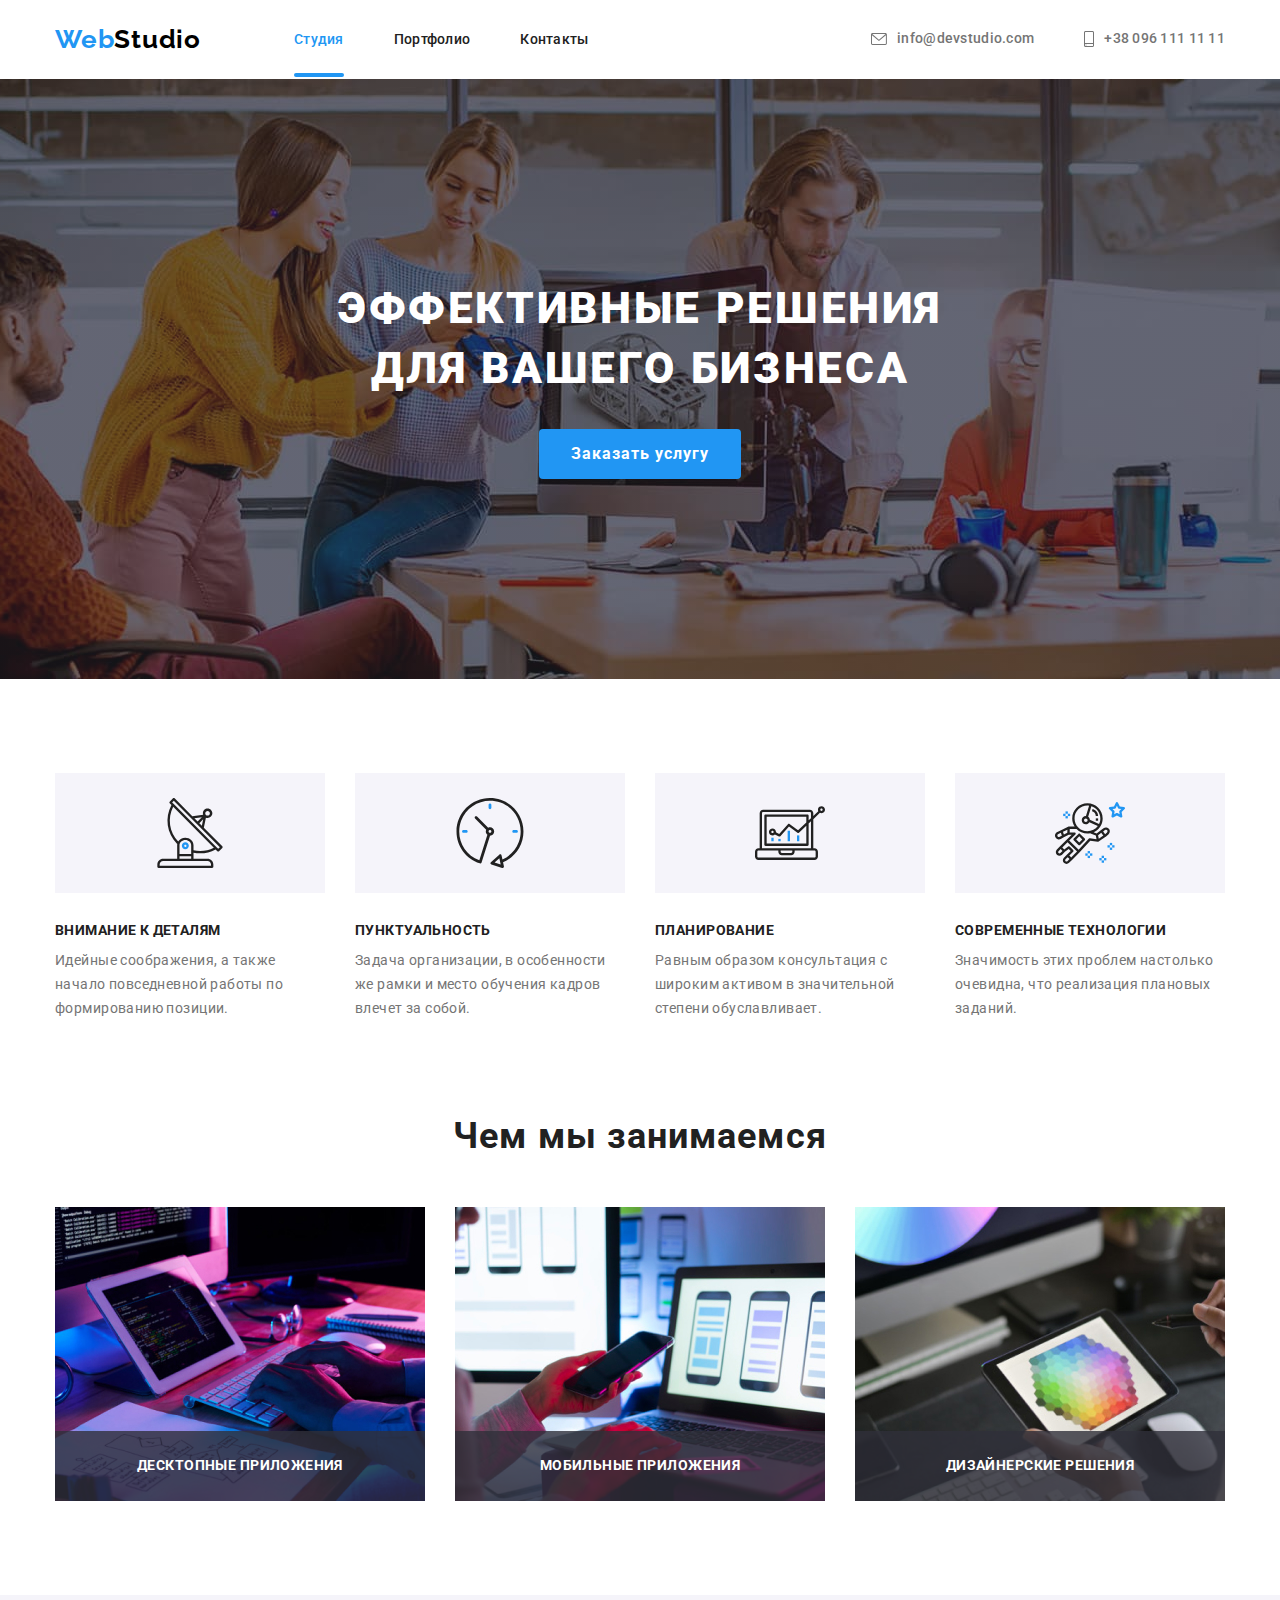
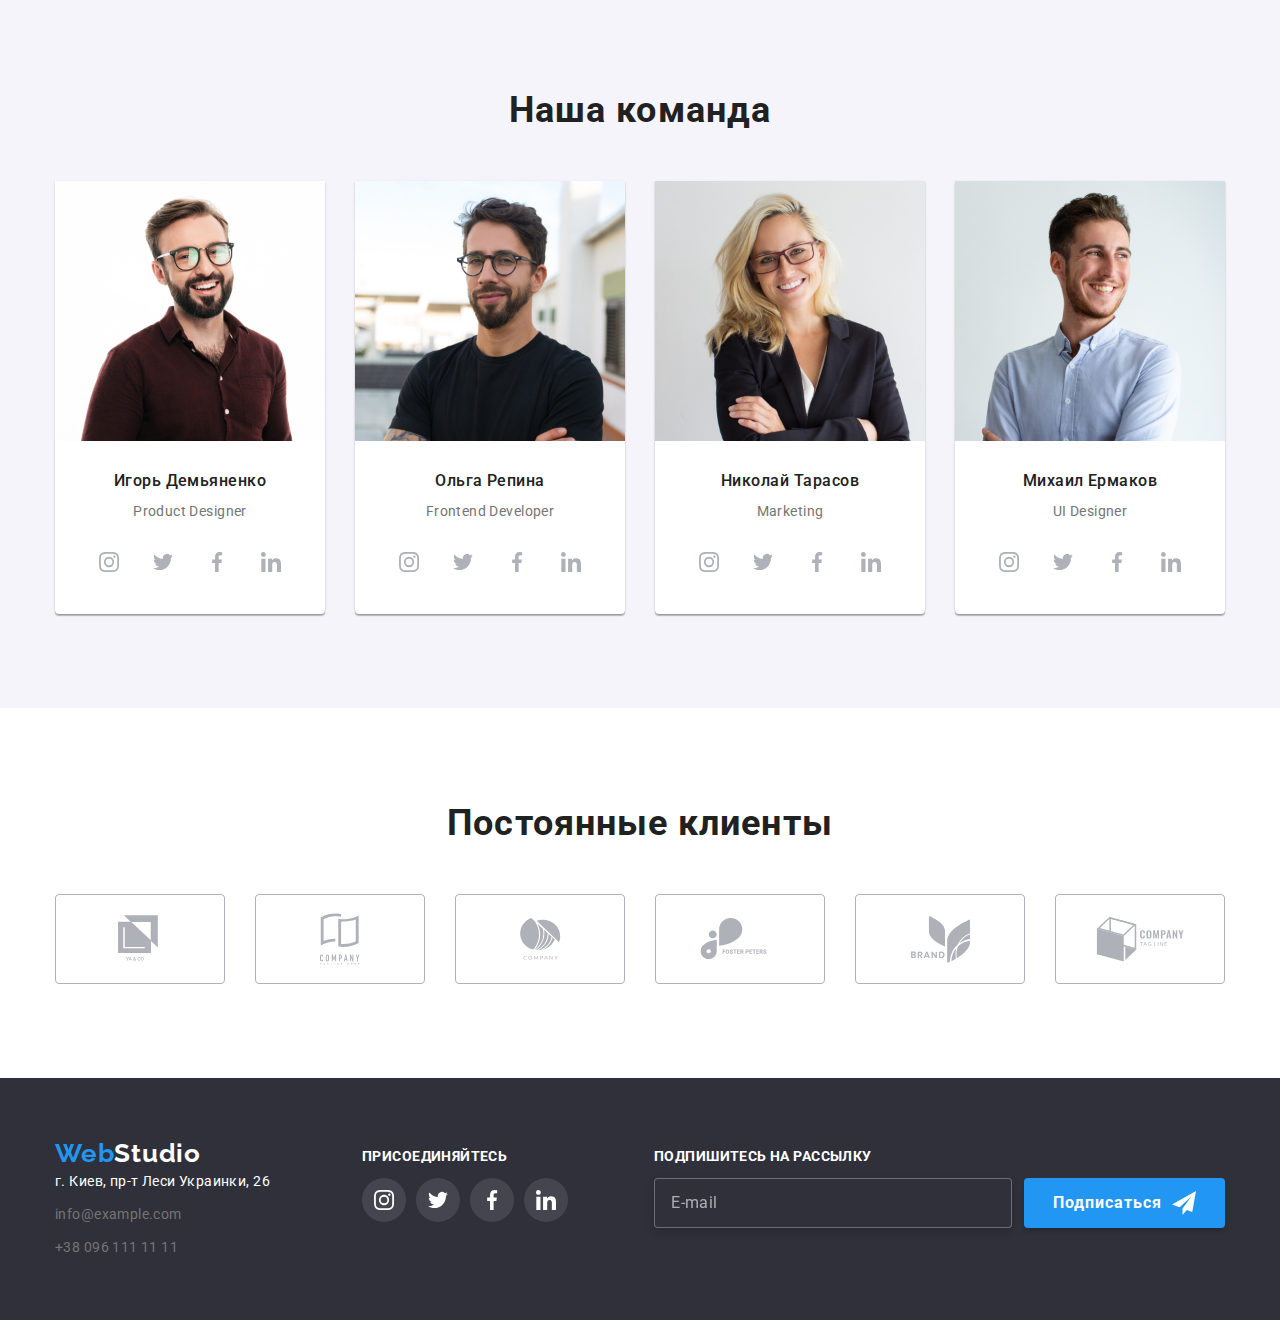
<file: index.html>
<!DOCTYPE html>
<html lang="ru">
  <head>
    <meta charset="UTF-8" />
    <meta name="viewport" content="width=device-width, initial-scale=1.0" />
    <title>WebStudio</title>
    <link href="https://fonts.googleapis.com/css2?family=Raleway:wght@700&family=Roboto:wght@400;500;700;900&display=swap"
      rel="stylesheet">
    <link rel="stylesheet" href="https://cdnjs.cloudflare.com/ajax/libs/modern-normalize/1.0.0/modern-normalize.min.css">
    <link rel="stylesheet" href="./css/styles.css">
  </head>
  <body>
    <header>
    <div class="container header-nav">  
      <nav>
        <a href="./index.html" class="logo link">Web<span class="logo-black">Studio</span></a>
        <!--Web site pages main navigation-->
        <ul class="list nav">
          
          <li class="item"><a href="./index.html" class="link current nav-item ">Студия</a></li>
          <li class="item"><a href="./portfolio.html" class="link nav-item">Портфолио</a></li>
          <li class="item"><a href="" class="link nav-item">Контакты</a></li>
        </ul>
      </nav>
      <!--Header contact info-->
      <ul class="list nav-contacts">
        <li class="item">
          <a href="mailto:info@devstudio.com" class="link nav-contacts-item">
          <svg class="icon-email">
            <use href="./images/symbol-defs-min.svg#icon-icon-email">
          </svg>
        <p>info@devstudio.com</p></a></li>
        <li class="item">
          <a href="tel:+380961111111" class="link nav-contacts-item">
            <svg class="icon-phone">
              <use href="./images/symbol-defs-min.svg#icon-icon-phone">
            </svg>
            <p>+38 096 111 11 11</p></a></li>
      </ul>
      </div>
    </header>
    <!--Page content-->
    <main>
      <!--Hero section-->
      <section class="hero">
        <div class="hero-title"><h1>Эффективные решения для вашего бизнеса</h1>
          </div>
        <button data-open-modal class="hero-button">Заказать услугу</button>
      </section>
      <!--Our advantages section-->
      <section class="features">
       <div class="container">
        <h2 class="visually-hidden">Наши преимущества</h2>
        <ul class="list features-list">
          <li class="item details">
            <h3 class="features-title">Внимание к деталям</h3>
            <p>
              Идейные соображения, а также начало повседневной работы по
              формированию позиции.
            </p>
          </li>
          <li class="item punctuality">
            <h3 class="features-title">Пунктуальность</h3>
            <p>
              Задача организации, в особенности же рамки и место обучения кадров
              влечет за собой.
            </p>
          </li>
          <li class="item planning">
            <h3 class="features-title">Планирование</h3>
            <p>
              Равным образом консультация с широким активом в значительной
              степени обуславливает.
            </p>
          </li>
          <li class="item tech">
            <h3 class="features-title">Современные технологии</h3>
            <p>
              Значимость этих проблем настолько очевидна, что реализация
              плановых заданий.
            </p>
          </li>
        </ul>
        </div>
      </section>
      <!--What we do section-->
      <section class="services">
        <div class="container">
        <h2 class="services-title">Чем мы занимаемся</h2>
        <ul class="list services-list">
          <li>
            <div class="service-item-box">
            <img src="./images/image1.jpg" width="370" alt="" />
            <div class="service-title">
              <p class="service-title-p">Десктопные приложения</p>
            </div>
            </div>
          </li>
          <li>
            <div class="service-item-box">
              <img src="./images/image2.jpg" width="370" alt="" />
              <div class="service-title">
                <p class="service-title-p">Мобильные приложения</p>
              </div>
            </div>
          </li>
          <li>
            <div class="service-item-box">
              <img src="./images/image3.jpg" width="370" alt="" />
              <div class="service-title">
                <p class="service-title-p">Дизайнерские решения</p>
              </div>
            </div>
          </li>
        </ul>
        </div>
      </section>
      <!--Our team section-->
      <section class="team">
        <div class="container">
        <h2 class="team-title">Наша команда</h2>
        <ul class="list team-list">
          <li class="team-member">
            <img class="team-member-image" src="./images/team-demianenko.jpg" width="270" alt="" />
            <h3 class="team-member-name">Игорь Демьяненко</h3>
            <p>Product Designer</p>
            <ul class="list team-member-icons">
              <li class="item"><a class="team-icons-link" href="" target="_blank" rel="noopener noreferer">
                <svg class="team-icon-svg">
                  <use href="./images/symbol-defs-min.svg#icon-icon-inst-min"></use>
                </svg>
              </a></li>
              <li class="item"><a class="team-icons-link" href="" target="_blank" rel="noopener noreferer">
                <svg class="team-icon-svg">
                  <use href="./images/symbol-defs-min.svg#icon-icon-tw-min"></use>
                </svg>
              </a></li>
              <li class="item"><a class="team-icons-link" href="" target="_blank" rel="noopener noreferer">
                <svg class="team-icon-svg">
                  <use href="./images/symbol-defs-min.svg#icon-icon-fb-min"></use>
                </svg>
              </a></li>
              <li class="item"><a class="team-icons-link" href="" target="_blank" rel="noopener noreferer">
                <svg class="team-icon-svg">
                  <use href="./images/symbol-defs-min.svg#icon-icon-lin-min"></use>
                </svg>
              </a></li>
            </ul>
          </li>
          <li class="team-member">
            <img class="team-member-image" src="./images/team-iermakov.jpg" width="270" alt="" />
            <h3 class="team-member-name">Ольга Репина</h3>
            <p>Frontend Developer</p>
            <ul class="list team-member-icons">
              <li class="item"><a class="team-icons-link" href="" target="_blank" rel="noopener noreferer">
                  <svg class="team-icon-svg">
                    <use href="./images/symbol-defs-min.svg#icon-icon-inst-min"></use>
                  </svg>
                </a></li>
              <li class="item"><a class="team-icons-link" href="" target="_blank" rel="noopener noreferer">
                  <svg class="team-icon-svg">
                    <use href="./images/symbol-defs-min.svg#icon-icon-tw-min"></use>
                  </svg>
                </a></li>
              <li class="item"><a class="team-icons-link" href="" target="_blank" rel="noopener noreferer">
                  <svg class="team-icon-svg">
                    <use href="./images/symbol-defs-min.svg#icon-icon-fb-min"></use>
                  </svg>
                </a></li>
              <li class="item"><a class="team-icons-link" href="" target="_blank" rel="noopener noreferer">
                  <svg class="team-icon-svg">
                    <use href="./images/symbol-defs-min.svg#icon-icon-lin-min"></use>
                  </svg>
                </a></li>
            </ul>
          </li>
          <li class="team-member"> 
            <img class="team-member-image" src="./images/team-repina.jpg" width="270" alt="" />
            <h3 class="team-member-name">Николай Тарасов</h3>
            <p>Marketing</p>
            <ul class="list team-member-icons">
              <li class="item"><a class="team-icons-link" href="" target="_blank" rel="noopener noreferer">
                  <svg class="team-icon-svg">
                    <use href="./images/symbol-defs-min.svg#icon-icon-inst-min"></use>
                  </svg>
                </a></li>
              <li class="item"><a class="team-icons-link" href="" target="_blank" rel="noopener noreferer">
                  <svg class="team-icon-svg">
                    <use href="./images/symbol-defs-min.svg#icon-icon-tw-min"></use>
                  </svg>
                </a></li>
              <li class="item"><a class="team-icons-link" href="" target="_blank" rel="noopener noreferer">
                  <svg class="team-icon-svg">
                    <use href="./images/symbol-defs-min.svg#icon-icon-fb-min"></use>
                  </svg>
                </a></li>
              <li class="item"><a class="team-icons-link" href="" target="_blank" rel="noopener noreferer">
                  <svg class="team-icon-svg">
                    <use href="./images/symbol-defs-min.svg#icon-icon-lin-min"></use>
                  </svg>
                </a></li>
            </ul>
          </li>
          <li class="team-member">
            <img class="team-member-image" src="./images/team-tarasov.jpg" width="270" alt="" />
            <h3 class="team-member-name">Михаил Ермаков</h3>
            <p>UI Designer</p>
            <ul class="list team-member-icons">
              <li class="item"><a class="team-icons-link" href="" target="_blank" rel="noopener noreferer">
                  <svg class="team-icon-svg">
                    <use href="./images/symbol-defs-min.svg#icon-icon-inst-min"></use>
                  </svg>
                </a></li>
              <li class="item"><a class="team-icons-link" href="" target="_blank" rel="noopener noreferer">
                  <svg class="team-icon-svg">
                    <use href="./images/symbol-defs-min.svg#icon-icon-tw-min"></use>
                  </svg>
                </a></li>
              <li class="item"><a class="team-icons-link" href="" target="_blank" rel="noopener noreferer">
                  <svg class="team-icon-svg">
                    <use href="./images/symbol-defs-min.svg#icon-icon-fb-min"></use>
                  </svg>
                </a></li>
              <li class="item"><a class="team-icons-link" href="" target="_blank" rel="noopener noreferer">
                  <svg class="team-icon-svg">
                    <use href="./images/symbol-defs-min.svg#icon-icon-lin-min"></use>
                  </svg>
                </a></li>
            </ul>
          </li>
        </ul>
        </div>
      </section>
      <section class="clients">
        <div class="container">
          <h2>Постоянные клиенты</h2>
          <ul class="list clients-list">
            <li class="clients-item">
              <a class="clients-item-link" href="" target="_blank" rel="noopener noreferer">
                <svg class="logo1">
                  <use href="./images/symbol-defs-min.svg#icon-logo1"></use>
                </svg>
              </a>
            </li>
            <li class="clients-item">
              <a class="clients-item-link" href="" target="_blank" rel="noopener noreferer">
                <svg class="logo2">
                  <use href="./images/symbol-defs-min.svg#icon-logo2"></use>
                </svg>
              </a>
            </li>
            <li class="clients-item">
              <a class="clients-item-link" href="" target="_blank" rel="noopener noreferer">
                <svg class="logo3">
                  <use href="./images/symbol-defs-min.svg#icon-logo3"></use>
                </svg>
              </a>
            </li>
            <li class="clients-item">
              <a class="clients-item-link" href="" target="_blank" rel="noopener noreferer">
                <svg class="logo4">
                  <use href="./images/symbol-defs-min.svg#icon-logo4"></use>
                </svg>
              </a>
            </li>
            <li class="clients-item">
              <a class="clients-item-link" href="" target="_blank" rel="noopener noreferer">
                <svg class="logo5">
                  <use href="./images/symbol-defs-min.svg#icon-logo5"></use>
                </svg>
              </a>
            </li>
            <li class="clients-item">
              <a class="clients-item-link" href="" target="_blank" rel="noopener noreferer">
                <svg class="logo6">
                  <use href="./images/symbol-defs-min.svg#icon-logo6"></use>
                </svg>
              </a>
            </li>
          </ul>
        </div>
      </section>
    </main>
    <div data-modal class="backdrop is-hidden">

      <!-- МОДАЛЬНОЕ ОКНО -->
<div class="modal">
  <button data-close-modal class="close-button">
   
    <svg class="close-icon"><use href="./images/symbol-defs.svg#close-icon"></svg>
      </button>
      <p class="form-copy">Оставьте свои данные, мы вам перезвоним</p>
      <form class="modal-form">

        <div class="form-field">
        <label for="name" class="form-label">Имя</label>
        <input type="text" class="form-input" name="name" id="name">
        <svg class="form-icon">
          <use href="./images/symbol-defs.svg#name-icon"></use>
        </svg>
        </div>

        <div class="form-field">
        <label for="tel" class="form-label">Телефон</label>
        <input type="tel" class="form-input" name="tel" id="tel">
        <svg class="form-icon">
          <use href="./images/symbol-defs.svg#phone-icon"></use>
        </svg>
        </div>

        <div class="form-field">
        <label for="email" class="form-label">Почта</label>
        <input type="email" class="form-input" name="email" id="email">
        <svg class="form-icon">
          <use href="./images/symbol-defs.svg#mail-icon"></use>
        </svg>
        </div>

        <div class="form-field">
        <label for="comment" class="form-label">Комментарий</label>
        <textarea name="comment" id="comment" rows="10" placeholder="Введите текст"></textarea>
        </div>

        <div class="form-accept">   
          <label class="label-checkbox" for="accept">
        <input type="checkbox" class="checkbox" name="accept"  id="accept">
<span class="checkbox-icon"></span>
      Соглашаюсь с рассылкой и принимаю&nbsp;<a class="link checkbox-a" href="" target="_blank" rel="noopener noreferer">Условия договора</a> 
      </label>
        </div>

        <div class="button-submit-div">        
        <button type="submit" class="button-submit">Отправить
          
        </button>
        </div>
      </form>
  
</div>
    </div>
    <footer class="footer-section">
      <div class="container footer-all">
      <div class="footer-address">
        <a href="./index.html" class="link logo">Web<span class="logo-white">Studio</span></a>
      <address class="address">
        <p>г. Киев, пр-т Леси Украинки, 26</p>
        <div class="address-email"><a href="mailto:info@example.com" class="link address-email">info@example.com</a></div>
        <div><a href="tel:+380961111111" class="link address-phone">+38 096 111 11 11</a></div>
      </address>
      </div>
      <div class="footer-social">
        <p>присоединяйтесь</p>
        <ul class="list footer-social-list">
          <li class="item"><a class="footer-social-link" href="" target="_blank" rel="noopener noreferer">
              <svg class="footer-icon-svg">
                <use href="./images/symbol-defs-min.svg#icon-icon-inst-min"></use>
              </svg>
            </a></li>
          <li class="item"><a class="footer-social-link" href="" target="_blank" rel="noopener noreferer">
              <svg class="footer-icon-svg">
                <use href="./images/symbol-defs-min.svg#icon-icon-tw-min"></use>
              </svg>
            </a></li>
          <li class="item"><a class="footer-social-link" href="" target="_blank" rel="noopener noreferer">
              <svg class="footer-icon-svg">
                <use href="./images/symbol-defs-min.svg#icon-icon-fb-min"></use>
              </svg>
            </a></li>
          <li class="item"><a class="footer-social-link" href="" target="_blank" rel="noopener noreferer">
              <svg class="footer-icon-svg">
                <use href="./images/symbol-defs-min.svg#icon-icon-lin-min"></use>
              </svg>
            </a></li>
        </ul>
      </div>  
      <div class="footer-subscribe">
<p>Подпишитесь на рассылку</p>
<form class="subscribe-form">
<input type="email" name="email" placeholder="E-mail">
<button type="submit" class="button-subscribe">Подписаться
  <svg class="icon-send">
    <use href="./images/Sprite3/symbol-defs.svg#icon-send"></use>
  </svg>
</button>
</form>
      </div>  
    </div>
    </footer>
  
    <script src="./js/modal.js"></script>
  </body>
</html>
</file>
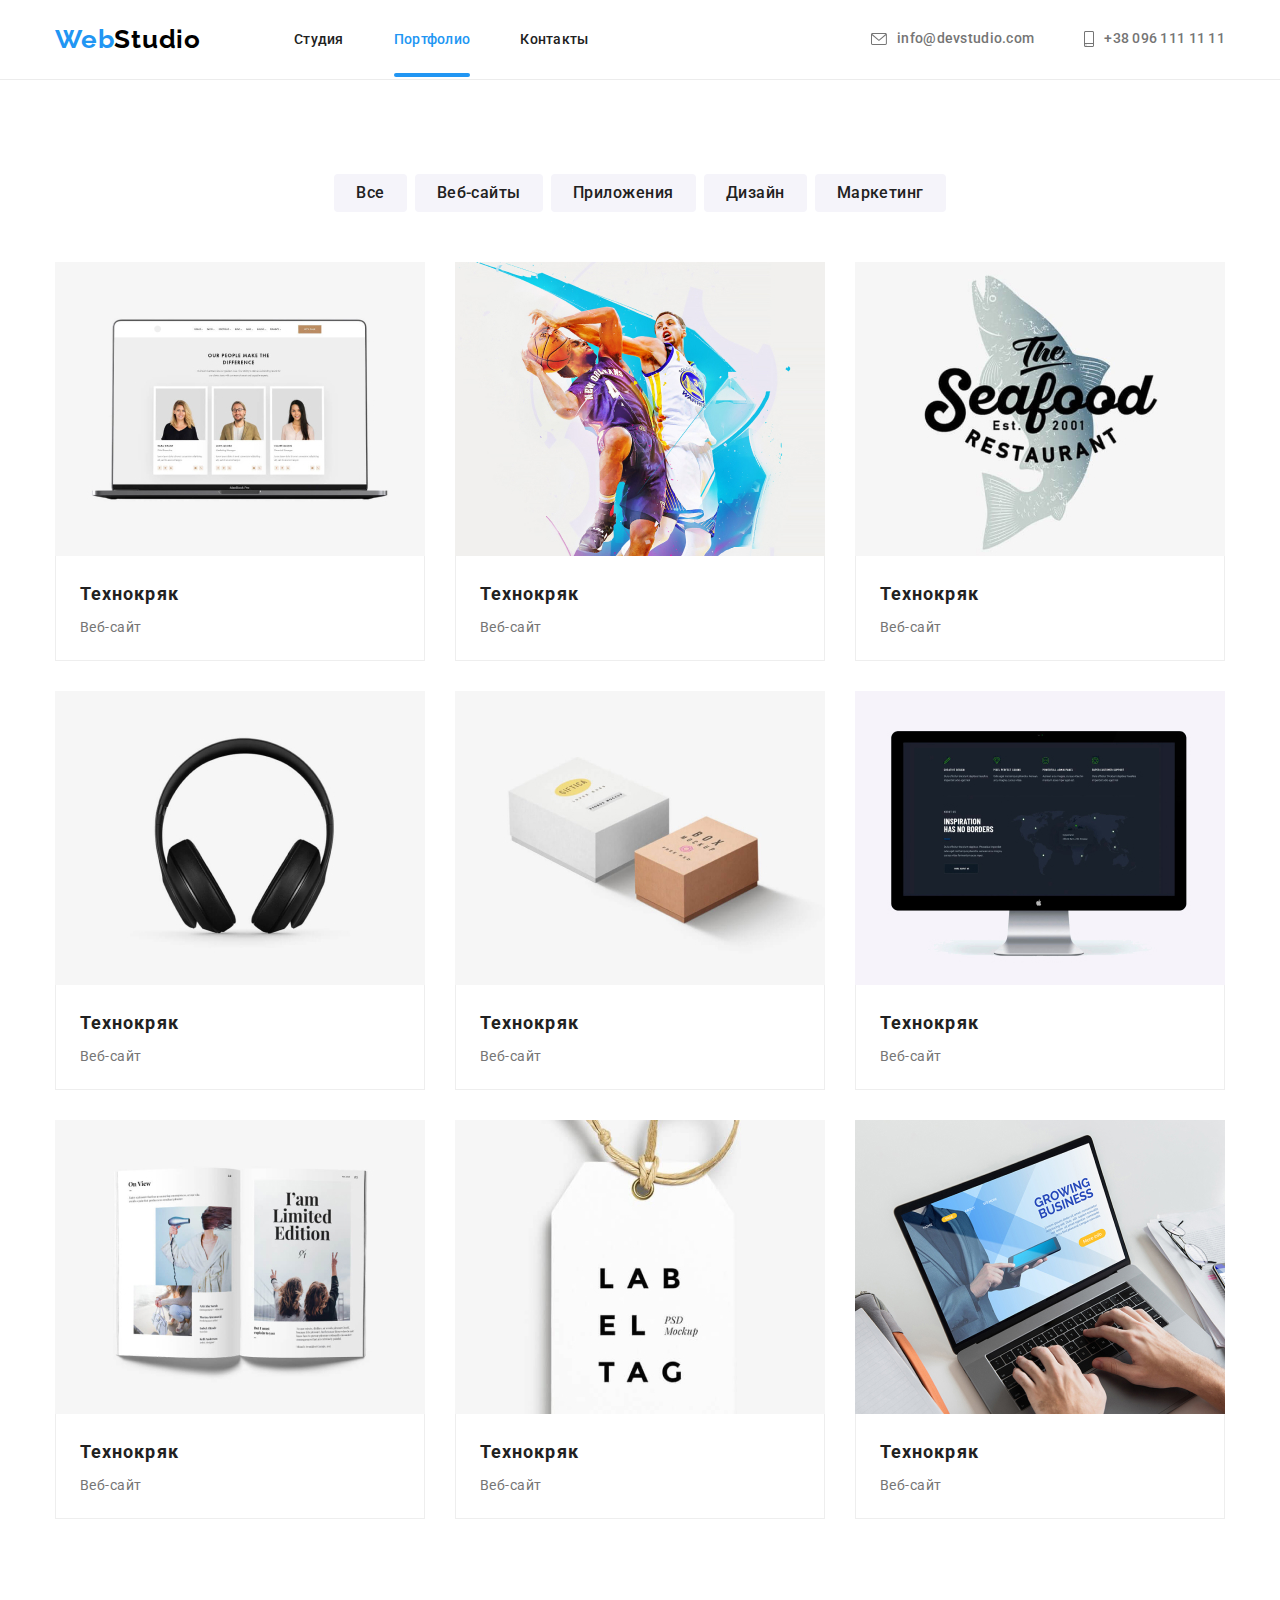
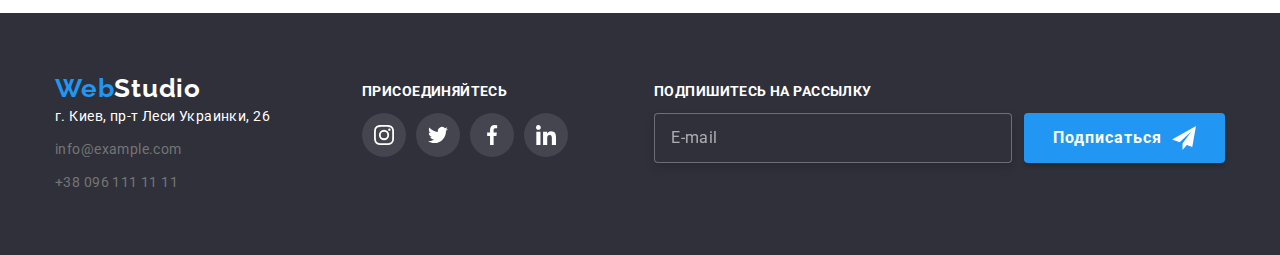
<file: portfolio.html>
<!DOCTYPE html>
<html lang="ru">

<head>
    <meta charset="UTF-8" />
    <meta name="viewport" content="width=device-width, initial-scale=1.0" />
    <title>Portfolio</title>
    <link href="https://fonts.googleapis.com/css2?family=Raleway:wght@700&family=Roboto:wght@400;500;700;900&display=swap"
        rel="stylesheet">
    <link rel="stylesheet" href="https://cdnjs.cloudflare.com/ajax/libs/modern-normalize/1.0.0/modern-normalize.min.css">
    <link rel="stylesheet" href="./css/styles.css">
</head>

<body>
    <header class="header-border">
        <div class="container header-nav">
            <nav>
                <a href="./index.html" class="logo link">Web<span class="logo-black">Studio</span></a>
                <!--Web site pages main navigation-->
                <ul class="list nav">
    
                    <li class="item"><a href="./index.html" class="link nav-item">Студия</a></li>
                    <li class="item"><a href="./portfolio.html" class="link nav-item current">Портфолио</a></li>
                    <li class="item"><a href="" class="link nav-item">Контакты</a></li>
                </ul>
            </nav>
            <!--Header contact info-->
            <ul class="list nav-contacts">
                <li class="item">
                    <a href="mailto:info@devstudio.com" class="link nav-contacts-item">
                        <svg class="icon-email">
                            <use href="./images/symbol-defs-min.svg#icon-icon-email">
                        </svg>
                        <p>info@devstudio.com</p>
                    </a></li>
                <li class="item">
                    <a href="tel:+380961111111" class="link nav-contacts-item">
                        <svg class="icon-phone">
                            <use href="./images/symbol-defs-min.svg#icon-icon-phone">
                        </svg>
                        <p>+38 096 111 11 11</p>
                    </a></li>
            </ul>
        </div>
    </header>
    <!-- Page content -->
    <main>
   
   <section class="portfolio-section">
       <h1 class="visually-hidden">Портфолио</h1>
       <!-- Radio buttons, types of work  -->
   <div class="container">
       <ul class="list work-type">
       <li class="item"><button class="work-type-item" type="button">Все</button></li>
       <li class="item"><button class="work-type-item" type="button">Веб-сайты</button></li>
       <li class="item"><button class="work-type-item" type="button">Приложения</button></li>
       <li class="item"><button class="work-type-item" type="button">Дизайн</button></li>
       <li class="item"><button class="work-type-item" type="button">Маркетинг</button></li>
   </ul>
   <!-- List of works -->
   <ul class="list works-list">
    
    <li class="works-item">
        <a href="" class="link works-item-link">
            <div class="works-item-image-box">
                <img class="works-item-image" width="370" src="./images/portfolio-images/portfolio-1.jpg" alt="">
                <div class="works-item-overlay">
                    <p class="works-item-image-copy">Технокряк это современная площадка распространения коронавируса.
                        Компании
                        используют эту платформу для цифрового
                        шпионажа и атак на защищённые сервера конкурентов.</p>
                </div>
            </div>
            <div class="works-item-copy">
                <h2 class="works-item-title">Технокряк</h2>
                <p class="works-item-p">Веб-сайт</p>
            </div>
        </a>
    </li>
    
    <li class="works-item">
        <a href="" class="link works-item-link">
            <div class="works-item-image-box">
                <img class="works-item-image" width="370" src="./images/portfolio-images/portfolio-2.jpg" alt="">
                <div class="works-item-overlay"><p class="works-item-image-copy">Технокряк это современная площадка распространения коронавируса. Компании
                    используют эту платформу для цифрового
                    шпионажа и атак на защищённые сервера конкурентов.</p>
        </div>
                </div>
            <div class="works-item-copy">
                <h2 class="works-item-title">Технокряк</h2>
                <p class="works-item-p">Веб-сайт</p>
            </div>
        </a>
    </li>
       
    
    <li class="works-item">
        <a href="" class="link works-item-link">
            <div class="works-item-image-box">
                <img class="works-item-image" width="370" src="./images/portfolio-images/portfolio-3.jpg" alt="">
                <div class="works-item-overlay">
                    <p class="works-item-image-copy">Технокряк это современная площадка распространения коронавируса.
                        Компании
                        используют эту платформу для цифрового
                        шпионажа и атак на защищённые сервера конкурентов.</p>
                </div>
            </div>
            <div class="works-item-copy">
                <h2 class="works-item-title">Технокряк</h2>
                <p class="works-item-p">Веб-сайт</p>
            </div>
        </a>
    </li>
      
        
    <li class="works-item">
        <a href="" class="link works-item-link">
            <div class="works-item-image-box">
                <img class="works-item-image" width="370" src="./images/portfolio-images/portfolio-4.jpg" alt="">
                <div class="works-item-overlay">
                    <p class="works-item-image-copy">Технокряк это современная площадка распространения коронавируса.
                        Компании
                        используют эту платформу для цифрового
                        шпионажа и атак на защищённые сервера конкурентов.</p>
                </div>
            </div>
            <div class="works-item-copy">
                <h2 class="works-item-title">Технокряк</h2>
                <p class="works-item-p">Веб-сайт</p>
            </div>
        </a>
    </li>
    
    
    <li class="works-item">
        <a href="" class="link works-item-link">
            <div class="works-item-image-box">
                <img class="works-item-image" width="370" src="./images/portfolio-images/portfolio-5.jpg" alt="">
                <div class="works-item-overlay">
                    <p class="works-item-image-copy">Технокряк это современная площадка распространения коронавируса.
                        Компании
                        используют эту платформу для цифрового
                        шпионажа и атак на защищённые сервера конкурентов.</p>
                </div>
            </div>
            <div class="works-item-copy">
                <h2 class="works-item-title">Технокряк</h2>
                <p class="works-item-p">Веб-сайт</p>
            </div>
        </a>
    </li>
    
    
    <li class="works-item">
        <a href="" class="link works-item-link">
            <div class="works-item-image-box">
                <img class="works-item-image" width="370" src="./images/portfolio-images/portfolio-6.jpg" alt="">
                <div class="works-item-overlay">
                    <p class="works-item-image-copy">Технокряк это современная площадка распространения коронавируса.
                        Компании
                        используют эту платформу для цифрового
                        шпионажа и атак на защищённые сервера конкурентов.</p>
                </div>
            </div>
            <div class="works-item-copy">
                <h2 class="works-item-title">Технокряк</h2>
                <p class="works-item-p">Веб-сайт</p>
            </div>
        </a>
    </li>
   
    <li class="works-item">
        <a href="" class="link works-item-link">
            <div class="works-item-image-box">
                <img class="works-item-image" width="370" src="./images/portfolio-images/portfolio-7.jpg" alt="">
                <div class="works-item-overlay">
                    <p class="works-item-image-copy">Технокряк это современная площадка распространения коронавируса.
                        Компании
                        используют эту платформу для цифрового
                        шпионажа и атак на защищённые сервера конкурентов.</p>
                </div>
            </div>
            <div class="works-item-copy">
                <h2 class="works-item-title">Технокряк</h2>
                <p class="works-item-p">Веб-сайт</p>
            </div>
        </a>
    </li>
    
    <li class="works-item">
        <a href="" class="link works-item-link">
            <div class="works-item-image-box">
                <img class="works-item-image" width="370" src="./images/portfolio-images/portfolio-8.jpg" alt="">
                <div class="works-item-overlay">
                    <p class="works-item-image-copy">Технокряк это современная площадка распространения коронавируса.
                        Компании
                        используют эту платформу для цифрового
                        шпионажа и атак на защищённые сервера конкурентов.</p>
                </div>
            </div>
            <div class="works-item-copy">
                <h2 class="works-item-title">Технокряк</h2>
                <p class="works-item-p">Веб-сайт</p>
            </div>
        </a>
    </li>
       
    <li class="works-item">
        <a href="" class="link works-item-link">
            <div class="works-item-image-box">
                <img class="works-item-image" width="370" src="./images/portfolio-images/portfolio-9.jpg" alt="">
                <div class="works-item-overlay">
                    <p class="works-item-image-copy">Технокряк это современная площадка распространения коронавируса.
                        Компании
                        используют эту платформу для цифрового
                        шпионажа и атак на защищённые сервера конкурентов.</p>
                </div>
            </div>
            <div class="works-item-copy">
                <h2 class="works-item-title">Технокряк</h2>
                <p class="works-item-p">Веб-сайт</p>
            </div>
        </a>
    </li>
    
   </ul>
</div>

</section>

    </main>
<footer class="footer-section">
    <div class="container footer-all">
        <div class="footer-address">
            <a href="./index.html" class="link logo">Web<span class="logo-white">Studio</span></a>
            <address class="address">
                <p>г. Киев, пр-т Леси Украинки, 26</p>
                <div class="address-email"><a href="mailto:info@example.com"
                        class="link address-email">info@example.com</a></div>
                <div><a href="tel:+380961111111" class="link address-phone">+38 096 111 11 11</a></div>
            </address>
        </div>
        <div class="footer-social">
            <p>присоединяйтесь</p>
            <ul class="list footer-social-list">
                <li class="item"><a class="footer-social-link" href="" target="_blank" rel="noopener noreferer">
                        <svg class="footer-icon-svg">
                            <use href="./images/symbol-defs-min.svg#icon-icon-inst-min"></use>
                        </svg>
                    </a></li>
                <li class="item"><a class="footer-social-link" href="" target="_blank" rel="noopener noreferer">
                        <svg class="footer-icon-svg">
                            <use href="./images/symbol-defs-min.svg#icon-icon-tw-min"></use>
                        </svg>
                    </a></li>
                <li class="item"><a class="footer-social-link" href="" target="_blank" rel="noopener noreferer">
                        <svg class="footer-icon-svg">
                            <use href="./images/symbol-defs-min.svg#icon-icon-fb-min"></use>
                        </svg>
                    </a></li>
                <li class="item"><a class="footer-social-link" href="" target="_blank" rel="noopener noreferer">
                        <svg class="footer-icon-svg">
                            <use href="./images/symbol-defs-min.svg#icon-icon-lin-min"></use>
                        </svg>
                    </a></li>
            </ul>
        </div>
<div class="footer-subscribe">
    <p>Подпишитесь на рассылку</p>
    <form class="subscribe-form">
        <input type="email" name="email" placeholder="E-mail">
        <button type="submit" class="button-subscribe">Подписаться
            <svg class="icon-send">
                <use href="./images/Sprite3/symbol-defs.svg#icon-send"></use>
            </svg>
        </button>
    </form>
</div>



    </div>
</footer>
    </body>
    
    </html>
</file>
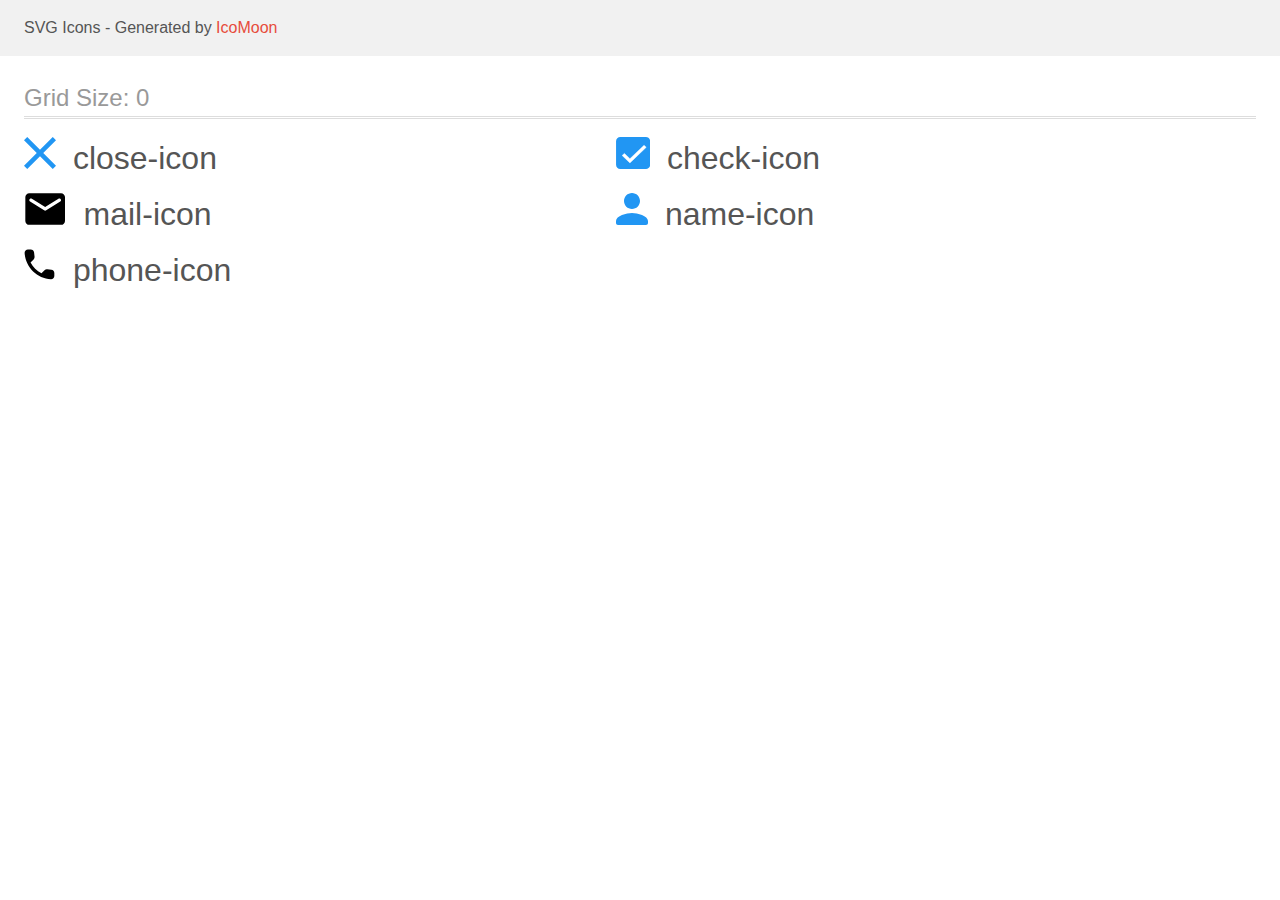
<file: icomoon/demo.html>
<!doctype html>
<html>
<head>
    <title>IcoMoon - SVG Icons</title>
    <meta charset="utf-8">
    <meta name="viewport" content="width=device-width, initial-scale=1">
    <link rel="stylesheet" href="demo-files/demo.css">
    <link rel="stylesheet" href="style.css">
</head>
<body>
<svg aria-hidden="true" style="position: absolute; width: 0; height: 0; overflow: hidden;" version="1.1" xmlns="http://www.w3.org/2000/svg" xmlns:xlink="http://www.w3.org/1999/xlink">
<defs>
<symbol id="close-icon" viewBox="0 0 32 32">
<path fill="#2196f3" style="fill: var(--color1, #2196f3)" d="M32 3.223l-3.223-3.223-12.777 12.777-12.777-12.777-3.223 3.223 12.777 12.777-12.777 12.777 3.223 3.223 12.777-12.777 12.777 12.777 3.223-3.223-12.777-12.777 12.777-12.777z"></path>
</symbol>
<symbol id="check-icon" viewBox="0 0 34 32">
<path fill="#2196f3" style="fill: var(--color1, #2196f3)" d="M4.267 0h25.6c2.356 0 4.267 1.91 4.267 4.267v23.467c0 2.356-1.91 4.267-4.267 4.267h-25.6c-2.356 0-4.267-1.91-4.267-4.267v-23.467c0-2.356 1.91-4.267 4.267-4.267z"></path>
<path fill="#fff" style="fill: var(--color2, #fff); stroke: var(--color2, #fff)" stroke="#fff" stroke-linejoin="miter" stroke-linecap="butt" stroke-miterlimit="4" stroke-width="0.4267" d="M8.442 16.537l-0.147-0.14-2.205 2.088 7.767 7.41 16.318-15.567-2.19-2.089-14.128 13.465-5.416-5.167z"></path>
</symbol>
<symbol id="mail-icon" viewBox="0 0 43 32">
<path d="M37.333 0h-32c-2.2 0-3.98 1.8-3.98 4l-0.020 24c0 2.2 1.8 4 4 4h32c2.2 0 4-1.8 4-4v-24c0-2.2-1.8-4-4-4zM36.533 8.5l-14.14 8.84c-0.64 0.4-1.48 0.4-2.12 0l-14.14-8.84c-0.5-0.32-0.8-0.86-0.8-1.44 0-1.34 1.46-2.14 2.6-1.44l13.4 8.38 13.4-8.38c1.14-0.7 2.6 0.1 2.6 1.44 0 0.58-0.3 1.12-0.8 1.44z"></path>
</symbol>
<symbol id="name-icon" viewBox="0 0 32 32">
<path fill="#2196f3" style="fill: var(--color1, #2196f3)" d="M16 16c4.42 0 8-3.58 8-8s-3.58-8-8-8c-4.42 0-8 3.58-8 8s3.58 8 8 8zM16 20c-5.34 0-16 2.68-16 8v2c0 1.1 0.9 2 2 2h28c1.1 0 2-0.9 2-2v-2c0-5.32-10.66-8-16-8z"></path>
</symbol>
<symbol id="phone-icon" viewBox="0 0 32 32">
<path d="M27.419 20.852l-4.201-0.48c-1.009-0.116-2.002 0.232-2.713 0.943l-3.044 3.044c-4.681-2.382-8.519-6.203-10.901-10.901l3.060-3.060c0.711-0.711 1.059-1.704 0.943-2.713l-0.48-4.168c-0.198-1.671-1.604-2.928-3.292-2.928h-2.862c-1.869 0-3.424 1.555-3.308 3.424 0.877 14.126 12.174 25.407 26.284 26.284 1.869 0.116 3.424-1.439 3.424-3.308v-2.862c0.016-1.671-1.241-3.077-2.911-3.275z"></path>
</symbol>
</defs>
</svg>

<header class="bgc1 clearfix">
<div class="mhl">
    <p>SVG Icons - Generated by <a href="https://icomoon.io/app">IcoMoon</a></p>
</div>
</header>
    <div class="clearfix mhl ptl">
        <h1 class="mvm mtn fgc1">Grid Size: 0</h1>
        <div class="glyph fs1">
            <div class="clearfix pbs">
                <svg class="icon close-icon"><use xlink:href="#close-icon"></use></svg><span class="name"> close-icon</span>
            </div>
        </div>
        <div class="glyph fs1">
            <div class="clearfix pbs">
                <svg class="icon check-icon"><use xlink:href="#check-icon"></use></svg><span class="name"> check-icon</span>
            </div>
        </div>
        <div class="glyph fs1">
            <div class="clearfix pbs">
                <svg class="icon mail-icon"><use xlink:href="#mail-icon"></use></svg><span class="name"> mail-icon</span>
            </div>
        </div>
        <div class="glyph fs1">
            <div class="clearfix pbs">
                <svg class="icon name-icon"><use xlink:href="#name-icon"></use></svg><span class="name"> name-icon</span>
            </div>
        </div>
        <div class="glyph fs1">
            <div class="clearfix pbs">
                <svg class="icon phone-icon"><use xlink:href="#phone-icon"></use></svg><span class="name"> phone-icon</span>
            </div>
        </div>
  </div>
<script defer src="svgxuse.js"></script>
</body>
</html>
</file>
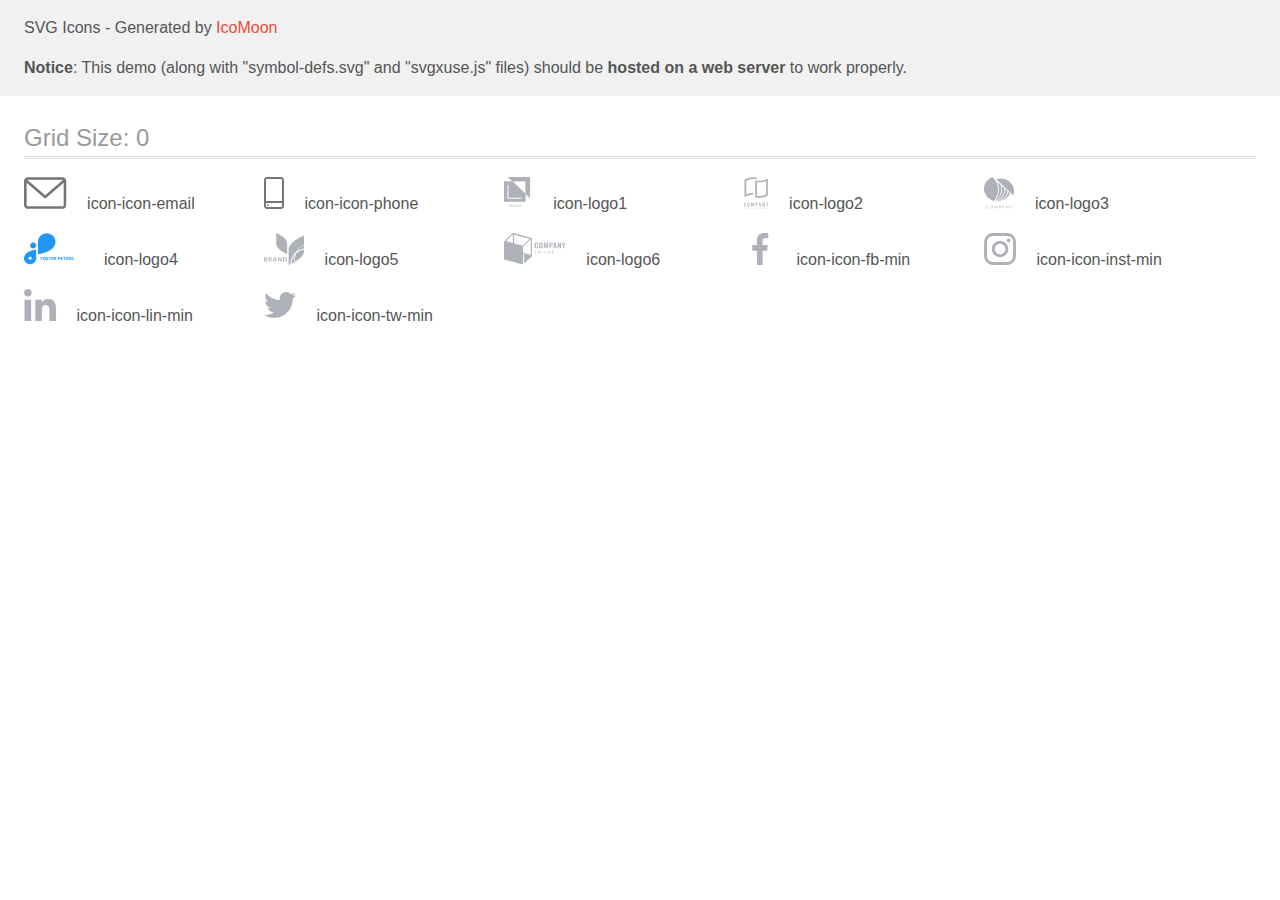
<file: images/icomoon/demo-external-svg.html>
<!doctype html>
<html>
<head>
    <title>IcoMoon - SVG Icons</title>
    <meta charset="utf-8">
    <meta name="viewport" content="width=device-width, initial-scale=1">
    <link rel="stylesheet" href="demo-files/demo.css">
    <link rel="stylesheet" href="style.css">
</head>
<body>
<header class="bgc1 clearfix">
<div class="mhl">
    <p>SVG Icons - Generated by <a href="https://icomoon.io/app">IcoMoon</a></p><p><strong>Notice</strong>: This demo (along with "symbol-defs.svg" and "svgxuse.js" files) should be <b>hosted on a web server</b> to work properly.</p>
</div>
</header>
    <div class="clearfix mhl ptl">
        <h1 class="mvm mtn fgc1">Grid Size: 0</h1>
        <div class="glyph fs1">
            <div class="clearfix pbs">
                <svg class="icon icon-icon-email"><use xlink:href="symbol-defs.svg#icon-icon-email"></use></svg><span class="name"> icon-icon-email</span>
            </div>
        </div>
        <div class="glyph fs1">
            <div class="clearfix pbs">
                <svg class="icon icon-icon-phone"><use xlink:href="symbol-defs.svg#icon-icon-phone"></use></svg><span class="name"> icon-icon-phone</span>
            </div>
        </div>
        <div class="glyph fs1">
            <div class="clearfix pbs">
                <svg class="icon icon-logo1"><use xlink:href="symbol-defs.svg#icon-logo1"></use></svg><span class="name"> icon-logo1</span>
            </div>
        </div>
        <div class="glyph fs1">
            <div class="clearfix pbs">
                <svg class="icon icon-logo2"><use xlink:href="symbol-defs.svg#icon-logo2"></use></svg><span class="name"> icon-logo2</span>
            </div>
        </div>
        <div class="glyph fs1">
            <div class="clearfix pbs">
                <svg class="icon icon-logo3"><use xlink:href="symbol-defs.svg#icon-logo3"></use></svg><span class="name"> icon-logo3</span>
            </div>
        </div>
        <div class="glyph fs1">
            <div class="clearfix pbs">
                <svg class="icon icon-logo4"><use xlink:href="symbol-defs.svg#icon-logo4"></use></svg><span class="name"> icon-logo4</span>
            </div>
        </div>
        <div class="glyph fs1">
            <div class="clearfix pbs">
                <svg class="icon icon-logo5"><use xlink:href="symbol-defs.svg#icon-logo5"></use></svg><span class="name"> icon-logo5</span>
            </div>
        </div>
        <div class="glyph fs1">
            <div class="clearfix pbs">
                <svg class="icon icon-logo6"><use xlink:href="symbol-defs.svg#icon-logo6"></use></svg><span class="name"> icon-logo6</span>
            </div>
        </div>
        <div class="glyph fs1">
            <div class="clearfix pbs">
                <svg class="icon icon-icon-fb-min"><use xlink:href="symbol-defs.svg#icon-icon-fb-min"></use></svg><span class="name"> icon-icon-fb-min</span>
            </div>
        </div>
        <div class="glyph fs1">
            <div class="clearfix pbs">
                <svg class="icon icon-icon-inst-min"><use xlink:href="symbol-defs.svg#icon-icon-inst-min"></use></svg><span class="name"> icon-icon-inst-min</span>
            </div>
        </div>
        <div class="glyph fs1">
            <div class="clearfix pbs">
                <svg class="icon icon-icon-lin-min"><use xlink:href="symbol-defs.svg#icon-icon-lin-min"></use></svg><span class="name"> icon-icon-lin-min</span>
            </div>
        </div>
        <div class="glyph fs1">
            <div class="clearfix pbs">
                <svg class="icon icon-icon-tw-min"><use xlink:href="symbol-defs.svg#icon-icon-tw-min"></use></svg><span class="name"> icon-icon-tw-min</span>
            </div>
        </div>
  </div>
<script defer src="svgxuse.js"></script>
</body>
</html>
</file>
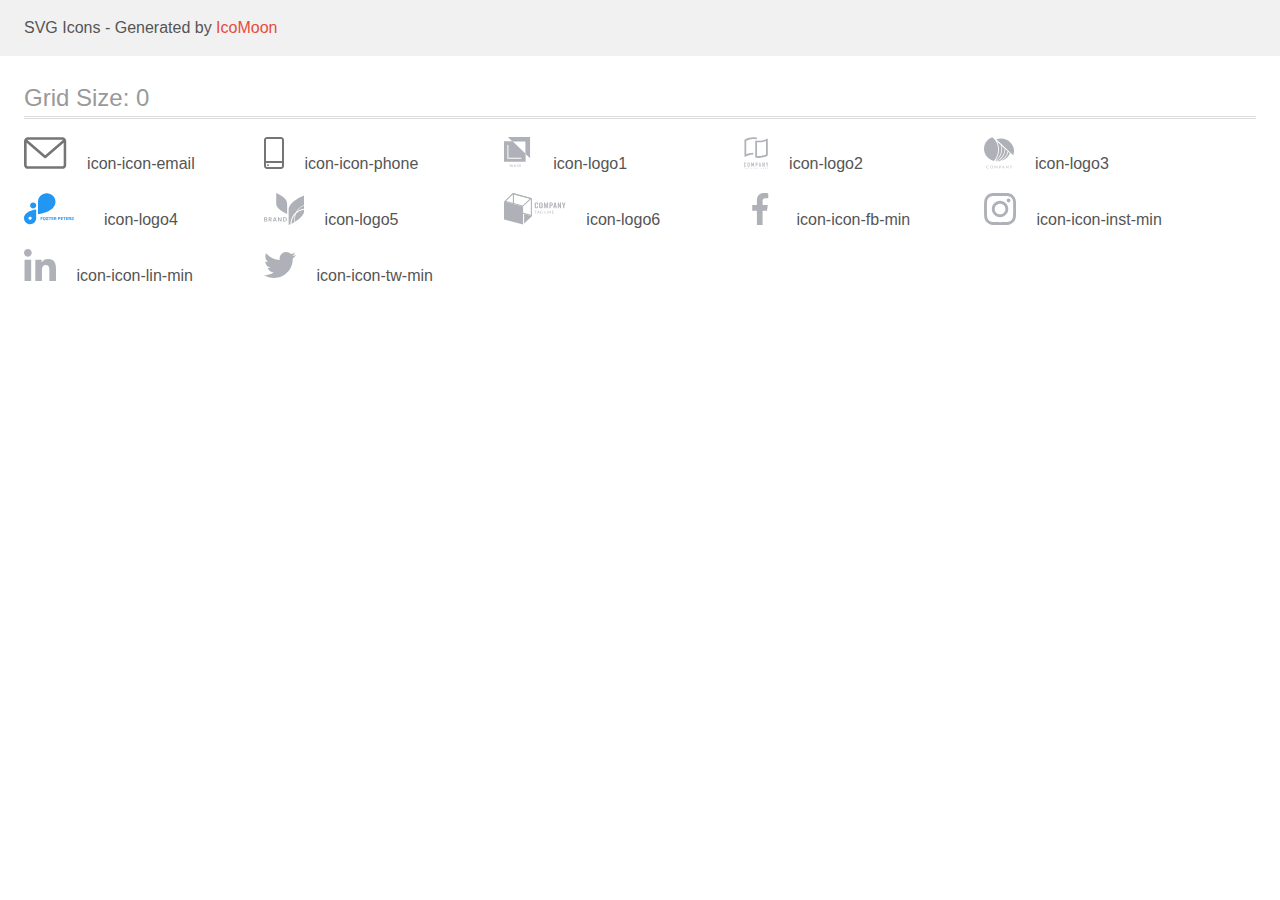
<file: images/icomoon/demo.html>
<!doctype html>
<html>
<head>
    <title>IcoMoon - SVG Icons</title>
    <meta charset="utf-8">
    <meta name="viewport" content="width=device-width, initial-scale=1">
    <link rel="stylesheet" href="demo-files/demo.css">
    <link rel="stylesheet" href="style.css">
</head>
<body>
<svg aria-hidden="true" style="position: absolute; width: 0; height: 0; overflow: hidden;" version="1.1" xmlns="http://www.w3.org/2000/svg" xmlns:xlink="http://www.w3.org/1999/xlink">
<defs>
<symbol id="icon-icon-email" viewBox="0 0 43 32">
<path fill="#757575" style="fill: var(--color1, #757575)" d="M38.667 0h-34.667c-2.206 0-4 1.794-4 4v24c0 2.206 1.794 4 4 4h34.667c2.206 0 4-1.794 4-4v-24c0-2.206-1.794-4-4-4zM38.667 2.667c0.181 0 0.353 0.038 0.511 0.103l-17.844 15.466-17.844-15.466c0.158-0.066 0.33-0.103 0.511-0.103h34.667zM38.667 29.333h-34.667c-0.736 0-1.333-0.598-1.333-1.333v-22.413l17.793 15.421c0.251 0.217 0.563 0.326 0.874 0.326s0.622-0.108 0.874-0.326l17.793-15.421v22.413c0 0.736-0.598 1.333-1.333 1.333z"></path>
</symbol>
<symbol id="icon-icon-phone" viewBox="0 0 20 32">
<path fill="#757575" style="fill: var(--color1, #757575)" d="M17 0h-14c-1.654 0-3 1.346-3 3v26c0 1.654 1.346 3 3 3h14c1.654 0 3-1.346 3-3v-26c0-1.654-1.346-3-3-3zM3 2h14c0.552 0 1 0.448 1 1v21h-16v-21c0-0.552 0.448-1 1-1zM17 30h-14c-0.552 0-1-0.448-1-1v-3h16v3c0 0.552-0.448 1-1 1z"></path>
<path fill="#757575" style="fill: var(--color1, #757575)" d="M4.707 27.478c0.391 0.365 0.391 0.956 0 1.321s-1.024 0.365-1.414 0c-0.391-0.365-0.391-0.956 0-1.321s1.024-0.365 1.414 0z"></path>
</symbol>
<symbol id="icon-logo1" viewBox="0 0 29 32">
<path fill="#afb1b8" style="fill: var(--color2, #afb1b8)" d="M3.84 0l4.677 4.428h13.046v12.351l4.677 4.428v-21.206h-22.4z"></path>
<path fill="#afb1b8" style="fill: var(--color2, #afb1b8)" d="M0 4.241v20.6h21.76v-8.188l-13.105-12.406-8.655-0.005zM17.615 21.828h-14.172v-13.854h1.002v12.916h13.17v0.938z"></path>
<path fill="#afb1b8" style="fill: var(--color2, #afb1b8)" d="M6.266 28.662l0.523-1.078h0.438l-0.763 1.438v0.837h-0.397v-0.837l-0.764-1.438h0.439l0.523 1.078zM8.513 29.329h-0.881l-0.184 0.53h-0.411l0.859-2.275h0.355l0.861 2.275h-0.412l-0.186-0.53zM7.743 29.010h0.659l-0.33-0.944-0.33 0.944zM10.071 29.244c0-0.105 0.029-0.202 0.086-0.289 0.057-0.089 0.17-0.193 0.339-0.314-0.088-0.111-0.151-0.206-0.186-0.284s-0.052-0.154-0.052-0.227c0-0.178 0.054-0.319 0.162-0.422s0.254-0.156 0.438-0.156c0.166 0 0.301 0.049 0.406 0.147 0.106 0.097 0.159 0.217 0.159 0.361 0 0.095-0.024 0.182-0.072 0.262-0.048 0.079-0.127 0.158-0.236 0.238l-0.155 0.113 0.439 0.519c0.064-0.125 0.095-0.264 0.095-0.417h0.33c0 0.28-0.066 0.51-0.197 0.689l0.334 0.395h-0.441l-0.128-0.152c-0.162 0.122-0.356 0.183-0.581 0.183s-0.405-0.059-0.541-0.178c-0.134-0.12-0.202-0.276-0.202-0.467zM10.824 29.587c0.128 0 0.248-0.043 0.359-0.128l-0.497-0.586-0.048 0.034c-0.125 0.095-0.188 0.203-0.188 0.325 0 0.105 0.034 0.191 0.102 0.256s0.158 0.098 0.272 0.098zM10.615 28.121c0 0.087 0.054 0.197 0.161 0.33l0.173-0.119 0.048-0.039c0.065-0.057 0.097-0.131 0.097-0.22 0-0.059-0.022-0.11-0.067-0.152-0.045-0.043-0.102-0.064-0.17-0.064-0.074 0-0.133 0.025-0.177 0.075s-0.066 0.113-0.066 0.189zM14.748 29.118c-0.023 0.243-0.113 0.432-0.269 0.569-0.156 0.135-0.364 0.203-0.623 0.203-0.181 0-0.341-0.043-0.48-0.128-0.137-0.086-0.244-0.209-0.319-0.367s-0.114-0.342-0.117-0.552v-0.212c0-0.215 0.038-0.404 0.114-0.567s0.185-0.29 0.327-0.378c0.143-0.088 0.307-0.133 0.494-0.133 0.251 0 0.453 0.068 0.606 0.205s0.242 0.329 0.267 0.578h-0.394c-0.019-0.164-0.067-0.281-0.144-0.353-0.076-0.073-0.188-0.109-0.336-0.109-0.172 0-0.304 0.063-0.397 0.189-0.092 0.125-0.139 0.309-0.141 0.552v0.202c0 0.246 0.044 0.433 0.131 0.563s0.218 0.194 0.387 0.194c0.155 0 0.272-0.035 0.35-0.105s0.128-0.186 0.148-0.348h0.394zM16.918 28.78c0 0.223-0.039 0.419-0.116 0.588-0.077 0.168-0.188 0.297-0.331 0.388-0.143 0.090-0.307 0.134-0.494 0.134-0.184 0-0.349-0.045-0.494-0.134-0.144-0.091-0.255-0.219-0.334-0.386-0.078-0.167-0.118-0.359-0.119-0.576v-0.128c0-0.222 0.039-0.418 0.117-0.588 0.079-0.17 0.19-0.299 0.333-0.389 0.144-0.091 0.308-0.136 0.494-0.136s0.349 0.045 0.492 0.134c0.144 0.088 0.255 0.217 0.333 0.384s0.118 0.361 0.119 0.583v0.127zM16.523 28.662c0-0.252-0.048-0.445-0.144-0.58-0.095-0.134-0.23-0.202-0.405-0.202-0.171 0-0.305 0.067-0.402 0.202-0.096 0.133-0.145 0.322-0.147 0.567v0.131c0 0.25 0.048 0.443 0.145 0.58s0.233 0.205 0.406 0.205c0.175 0 0.309-0.067 0.403-0.2 0.095-0.133 0.142-0.328 0.142-0.584v-0.119z"></path>
</symbol>
<symbol id="icon-logo2" viewBox="0 0 25 32">
<path fill="#afb1b8" style="fill: var(--color2, #afb1b8)" d="M10.447 1.806h0.084c0.156 0 0.324 0.016 0.49 0.030 0.734 0.052 1.463 0.162 2.179 0.329v-1.762c-0.738-0.185-1.491-0.305-2.25-0.358-0.288-0.022-0.595-0.036-0.909-0.044h-0.263c-1.523 0.006-3.039 0.201-4.515 0.582-1.68 0.419-3.293 1.075-4.79 1.948v17.475c1.442-0.783 2.976-1.381 4.566-1.779 1.256-0.32 2.539-0.517 3.833-0.588h0.051c0.216-0.011 0.433-0.017 0.655-0.019v-1.79c-1.681 0.022-3.353 0.244-4.982 0.662-0.602 0.157-1.185 0.325-1.731 0.513l-0.623 0.211v-13.625l0.266-0.128c2.032-0.963 4.229-1.524 6.471-1.651 0.019-0.001 0.037-0.001 0.056 0 0.248-0.013 0.497-0.019 0.741-0.019h0.28c0.129 0.003 0.258 0.006 0.388 0.014z"></path>
<path fill="#afb1b8" style="fill: var(--color2, #afb1b8)" d="M14.837 3.651c-0.409 0-0.814-0.014-1.205-0.044-0.467-0.034-0.947-0.091-1.401-0.167-0.277-0.047-0.55-0.103-0.814-0.164v17.275c1.12 0.277 2.271 0.413 3.425 0.404 1.523-0.006 3.039-0.201 4.515-0.581 1.68-0.42 3.294-1.075 4.792-1.948v-17.163c-1.442 0.783-2.975 1.381-4.564 1.781-1.551 0.398-3.145 0.603-4.747 0.609zM21.745 3.95l0.623-0.21v13.63l-0.266 0.128c-1.021 0.486-2.087 0.869-3.184 1.144-1.331 0.344-2.7 0.522-4.074 0.527-0.411 0-0.819-0.017-1.214-0.052l-0.427-0.038v-14.017l0.497 0.033c0.361 0.023 0.735 0.034 1.141 0.034 1.745-0.006 3.482-0.229 5.173-0.663 0.581-0.153 1.158-0.325 1.731-0.518z"></path>
<path fill="#afb1b8" style="fill: var(--color2, #afb1b8)" d="M1.684 25.977c-0.090-0.093-0.197-0.166-0.317-0.214s-0.247-0.071-0.376-0.066c-0.137-0.002-0.273 0.024-0.4 0.075-0.117 0.046-0.222 0.116-0.311 0.205s-0.156 0.196-0.201 0.313c-0.049 0.123-0.073 0.254-0.072 0.387v2.335c-0.006 0.165 0.026 0.328 0.092 0.479 0.055 0.12 0.135 0.226 0.233 0.313 0.093 0.079 0.203 0.135 0.321 0.166 0.114 0.032 0.231 0.048 0.349 0.049 0.13 0.001 0.259-0.027 0.377-0.081 0.117-0.051 0.222-0.124 0.311-0.216 0.087-0.091 0.156-0.197 0.204-0.313 0.050-0.118 0.075-0.244 0.075-0.372v-0.261h-0.61v0.208c0.002 0.071-0.010 0.142-0.036 0.208-0.020 0.050-0.050 0.095-0.089 0.131-0.038 0.031-0.081 0.053-0.128 0.067-0.041 0.014-0.084 0.021-0.128 0.022-0.054 0.006-0.11-0.002-0.16-0.024s-0.094-0.057-0.126-0.101c-0.058-0.094-0.086-0.203-0.081-0.313v-2.177c-0.004-0.121 0.022-0.241 0.075-0.349 0.032-0.049 0.077-0.089 0.129-0.114s0.112-0.034 0.17-0.027c0.053-0.002 0.105 0.009 0.152 0.032s0.089 0.057 0.12 0.099c0.068 0.090 0.104 0.2 0.101 0.313v0.202h0.604v-0.238c0.001-0.14-0.024-0.278-0.075-0.408-0.045-0.122-0.114-0.234-0.204-0.329z"></path>
<path fill="#afb1b8" style="fill: var(--color2, #afb1b8)" d="M5.31 25.95c-0.195-0.164-0.44-0.255-0.694-0.257-0.124 0-0.248 0.023-0.364 0.066-0.119 0.042-0.228 0.107-0.322 0.191-0.101 0.091-0.182 0.202-0.237 0.327-0.061 0.143-0.092 0.297-0.089 0.452v2.239c-0.004 0.158 0.026 0.314 0.089 0.459 0.055 0.12 0.136 0.227 0.237 0.313 0.093 0.087 0.203 0.154 0.322 0.197 0.117 0.043 0.24 0.065 0.364 0.066s0.248-0.023 0.364-0.066c0.121-0.044 0.233-0.111 0.33-0.197 0.097-0.087 0.176-0.194 0.23-0.313 0.063-0.145 0.093-0.301 0.089-0.459v-2.239c0.003-0.155-0.027-0.31-0.089-0.452-0.054-0.123-0.133-0.235-0.23-0.327zM5.025 28.969c0.005 0.060-0.003 0.12-0.024 0.176s-0.054 0.107-0.097 0.148c-0.081 0.068-0.182 0.105-0.287 0.105s-0.207-0.037-0.287-0.105c-0.043-0.041-0.076-0.092-0.097-0.148s-0.029-0.116-0.024-0.176v-2.239c-0.005-0.060 0.003-0.12 0.024-0.176s0.054-0.107 0.097-0.148c0.081-0.068 0.182-0.105 0.287-0.105s0.207 0.037 0.287 0.105c0.043 0.041 0.076 0.092 0.097 0.148s0.029 0.116 0.024 0.176v2.239z"></path>
<path fill="#afb1b8" style="fill: var(--color2, #afb1b8)" d="M10.072 29.969v-4.239h-0.587l-0.771 2.244h-0.011l-0.777-2.244h-0.581v4.239h0.606v-2.579h0.011l0.593 1.823h0.302l0.598-1.823h0.011v2.579h0.606z"></path>
<path fill="#afb1b8" style="fill: var(--color2, #afb1b8)" d="M13.513 26.027c-0.093-0.105-0.211-0.184-0.342-0.232-0.142-0.046-0.29-0.068-0.439-0.066h-0.9v4.239h0.604v-1.656h0.311c0.188 0.009 0.376-0.031 0.545-0.116 0.137-0.076 0.252-0.188 0.332-0.324 0.070-0.113 0.117-0.238 0.139-0.369 0.024-0.16 0.035-0.321 0.033-0.482 0.006-0.204-0.014-0.407-0.059-0.606-0.040-0.147-0.117-0.281-0.223-0.39zM13.201 27.319c-0.003 0.077-0.022 0.152-0.056 0.221-0.035 0.065-0.089 0.117-0.156 0.149-0.089 0.040-0.187 0.058-0.285 0.053h-0.276v-1.441h0.311c0.094-0.005 0.187 0.014 0.273 0.053 0.062 0.036 0.112 0.091 0.142 0.157 0.033 0.074 0.051 0.155 0.053 0.236 0 0.089 0 0.183 0 0.282s0.006 0.2 0 0.291h-0.006z"></path>
<path fill="#afb1b8" style="fill: var(--color2, #afb1b8)" d="M16.374 25.73h-0.495l-0.934 4.239h0.604l0.177-0.911h0.824l0.177 0.911h0.604l-0.957-4.239zM15.817 28.481l0.297-1.537h0.011l0.296 1.537h-0.604z"></path>
<path fill="#afb1b8" style="fill: var(--color2, #afb1b8)" d="M20.277 28.284h-0.011l-0.912-2.554h-0.581v4.239h0.604v-2.549h0.012l0.923 2.549h0.568v-4.239h-0.604v2.554z"></path>
<path fill="#afb1b8" style="fill: var(--color2, #afb1b8)" d="M23.968 25.73l-0.486 1.685h-0.012l-0.486-1.685h-0.64l0.83 2.447v1.792h0.604v-1.792l0.83-2.447h-0.64z"></path>
<path fill="#afb1b8" style="fill: var(--color2, #afb1b8)" d="M0 31.166h0.291v0.817h0.198v-0.817h0.29v-0.167h-0.778v0.167z"></path>
<path fill="#afb1b8" style="fill: var(--color2, #afb1b8)" d="M2.447 30.998l-0.381 0.984h0.21l0.081-0.224h0.392l0.084 0.224h0.215l-0.391-0.984h-0.21zM2.416 31.593l0.134-0.365 0.134 0.365h-0.268z"></path>
<path fill="#afb1b8" style="fill: var(--color2, #afb1b8)" d="M4.866 31.62h0.227v0.127c-0.066 0.053-0.149 0.082-0.234 0.083-0.040 0.002-0.079-0.005-0.116-0.021s-0.068-0.041-0.093-0.072c-0.052-0.075-0.078-0.165-0.073-0.257 0-0.219 0.095-0.329 0.283-0.329 0.050-0.005 0.099 0.008 0.14 0.037s0.070 0.071 0.082 0.12l0.195-0.038c-0.042-0.192-0.181-0.289-0.417-0.289-0.127-0.003-0.25 0.042-0.344 0.127-0.050 0.049-0.088 0.108-0.112 0.174s-0.034 0.135-0.029 0.205c-0.006 0.135 0.039 0.267 0.126 0.369 0.048 0.050 0.107 0.088 0.171 0.113s0.134 0.035 0.203 0.031c0.154 0.004 0.304-0.052 0.417-0.157v-0.388h-0.427v0.166z"></path>
<path fill="#afb1b8" style="fill: var(--color2, #afb1b8)" d="M7.337 30.998h-0.199v0.984h0.69v-0.167h-0.49v-0.817z"></path>
<path fill="#afb1b8" style="fill: var(--color2, #afb1b8)" d="M9.426 30.998h-0.199v0.984h0.199v-0.984z"></path>
<path fill="#afb1b8" style="fill: var(--color2, #afb1b8)" d="M11.469 31.656l-0.403-0.657h-0.193v0.984h0.185v-0.643l0.395 0.643h0.198v-0.984h-0.182v0.657z"></path>
<path fill="#afb1b8" style="fill: var(--color2, #afb1b8)" d="M13.315 31.549h0.49v-0.167h-0.49v-0.216h0.528v-0.167h-0.727v0.984h0.747v-0.167h-0.548v-0.266z"></path>
<path fill="#afb1b8" style="fill: var(--color2, #afb1b8)" d="M17.792 31.387h-0.388v-0.388h-0.198v0.984h0.198v-0.43h0.388v0.43h0.198v-0.984h-0.198v0.388z"></path>
<path fill="#afb1b8" style="fill: var(--color2, #afb1b8)" d="M19.649 31.549h0.492v-0.167h-0.492v-0.216h0.529v-0.167h-0.727v0.984h0.746v-0.167h-0.548v-0.266z"></path>
<path fill="#afb1b8" style="fill: var(--color2, #afb1b8)" d="M22.168 31.549c0.171-0.027 0.258-0.117 0.258-0.274 0.005-0.042-0.001-0.084-0.018-0.123s-0.044-0.072-0.078-0.096c-0.089-0.045-0.189-0.065-0.288-0.058h-0.417v0.984h0.198v-0.412h0.039c0.042-0.003 0.084 0.005 0.123 0.022 0.029 0.018 0.053 0.043 0.070 0.072l0.215 0.313h0.237l-0.12-0.192c-0.053-0.095-0.128-0.176-0.218-0.236zM21.969 31.413h-0.146v-0.247h0.156c0.068-0.005 0.136 0.002 0.201 0.023 0.014 0.013 0.026 0.029 0.033 0.046s0.011 0.037 0.010 0.056c-0.001 0.019-0.006 0.038-0.015 0.055s-0.022 0.032-0.037 0.043c-0.065 0.020-0.133 0.028-0.201 0.023z"></path>
<path fill="#afb1b8" style="fill: var(--color2, #afb1b8)" d="M24.067 31.549h0.49v-0.167h-0.49v-0.216h0.529v-0.167h-0.729v0.984h0.747v-0.167h-0.548v-0.266z"></path>
</symbol>
<symbol id="icon-logo3" viewBox="0 0 31 32">
<path fill="#afb1b8" style="fill: var(--color2, #afb1b8)" d="M4.722 31.103c0.011 0 0.022 0.003 0.032 0.007s0.019 0.011 0.027 0.018l0.153 0.161c-0.119 0.13-0.266 0.234-0.431 0.305-0.193 0.077-0.401 0.115-0.611 0.109-0.197 0.004-0.392-0.031-0.574-0.102-0.164-0.065-0.312-0.164-0.433-0.288-0.123-0.129-0.218-0.28-0.279-0.445-0.067-0.184-0.1-0.377-0.098-0.571-0.003-0.195 0.033-0.39 0.105-0.573 0.067-0.166 0.168-0.317 0.297-0.445 0.131-0.126 0.287-0.224 0.459-0.29 0.189-0.070 0.389-0.104 0.591-0.102 0.188-0.004 0.375 0.027 0.549 0.093 0.152 0.063 0.291 0.15 0.412 0.257l-0.128 0.171c-0.009 0.012-0.020 0.023-0.033 0.031-0.015 0.010-0.033 0.014-0.052 0.013-0.020-0.001-0.039-0.008-0.056-0.018l-0.069-0.046-0.096-0.058c-0.041-0.022-0.084-0.041-0.128-0.057-0.057-0.019-0.115-0.035-0.174-0.046-0.075-0.013-0.151-0.019-0.228-0.018-0.146-0.002-0.29 0.024-0.425 0.077-0.126 0.048-0.239 0.122-0.333 0.215-0.095 0.099-0.169 0.216-0.216 0.343-0.054 0.145-0.080 0.298-0.078 0.452-0.002 0.156 0.024 0.312 0.078 0.46 0.047 0.126 0.119 0.242 0.212 0.341 0.088 0.093 0.196 0.165 0.318 0.212 0.125 0.049 0.259 0.074 0.394 0.073 0.078 0.001 0.156-0.004 0.234-0.015 0.126-0.015 0.247-0.056 0.354-0.122 0.054-0.034 0.104-0.072 0.151-0.113 0.020-0.018 0.046-0.028 0.073-0.029z"></path>
<path fill="#afb1b8" style="fill: var(--color2, #afb1b8)" d="M9.144 30.296c0.002 0.194-0.033 0.386-0.103 0.567-0.062 0.165-0.161 0.315-0.288 0.44s-0.282 0.224-0.452 0.289c-0.375 0.136-0.789 0.136-1.164 0-0.169-0.066-0.323-0.165-0.45-0.29-0.128-0.128-0.227-0.279-0.291-0.445-0.138-0.367-0.138-0.769 0-1.136 0.065-0.166 0.164-0.317 0.291-0.447 0.128-0.121 0.281-0.216 0.45-0.279 0.374-0.139 0.79-0.139 1.164 0 0.17 0.066 0.324 0.165 0.452 0.29 0.126 0.127 0.224 0.276 0.289 0.44 0.071 0.183 0.106 0.376 0.103 0.571zM8.742 30.296c0.003-0.155-0.022-0.309-0.073-0.456-0.043-0.126-0.113-0.242-0.205-0.341-0.090-0.094-0.2-0.167-0.323-0.215-0.272-0.1-0.574-0.1-0.846 0-0.123 0.048-0.234 0.121-0.324 0.215-0.093 0.098-0.164 0.215-0.207 0.341-0.097 0.297-0.097 0.615 0 0.912 0.043 0.126 0.114 0.242 0.207 0.341 0.090 0.093 0.2 0.166 0.324 0.213 0.273 0.097 0.573 0.097 0.846 0 0.123-0.047 0.234-0.12 0.323-0.213 0.092-0.099 0.162-0.215 0.205-0.341 0.051-0.147 0.076-0.301 0.073-0.456z"></path>
<path fill="#afb1b8" style="fill: var(--color2, #afb1b8)" d="M12.161 30.774l0.040 0.102c0.015-0.036 0.029-0.069 0.044-0.102 0.015-0.034 0.031-0.068 0.050-0.1l0.978-1.694c0.019-0.029 0.036-0.047 0.056-0.053 0.026-0.008 0.053-0.011 0.080-0.009h0.289v2.755h-0.343v-2.026c0-0.026 0-0.055 0-0.086-0.002-0.032-0.002-0.063 0-0.095l-0.984 1.718c-0.012 0.026-0.033 0.047-0.058 0.063s-0.054 0.023-0.084 0.023h-0.056c-0.030 0-0.059-0.007-0.084-0.023s-0.045-0.037-0.057-0.063l-1.013-1.729c0 0.033 0 0.066 0 0.099s0 0.062 0 0.088v2.026h-0.331v-2.75h0.289c0.027-0.002 0.054 0.002 0.080 0.009 0.024 0.011 0.043 0.030 0.054 0.053l0.999 1.696c0.020 0.031 0.036 0.064 0.050 0.098z"></path>
<path fill="#afb1b8" style="fill: var(--color2, #afb1b8)" d="M15.842 30.638v1.032h-0.383v-2.752h0.854c0.161-0.003 0.322 0.017 0.477 0.060 0.124 0.033 0.239 0.092 0.337 0.171 0.085 0.075 0.151 0.167 0.191 0.27 0.045 0.112 0.067 0.232 0.065 0.352 0.002 0.121-0.022 0.24-0.071 0.352-0.046 0.106-0.117 0.2-0.207 0.275-0.098 0.083-0.214 0.145-0.339 0.182-0.149 0.045-0.305 0.067-0.461 0.064l-0.463-0.007zM15.842 30.342h0.463c0.101 0.001 0.201-0.013 0.297-0.042 0.079-0.025 0.152-0.066 0.214-0.119 0.058-0.050 0.102-0.113 0.13-0.182 0.031-0.074 0.047-0.152 0.046-0.232 0.004-0.076-0.009-0.153-0.038-0.224s-0.075-0.135-0.134-0.188c-0.146-0.109-0.33-0.162-0.515-0.148h-0.463v1.134z"></path>
<path fill="#afb1b8" style="fill: var(--color2, #afb1b8)" d="M20.987 31.673h-0.302c-0.030 0.001-0.060-0.008-0.084-0.026-0.022-0.017-0.039-0.039-0.050-0.064l-0.26-0.666h-1.307l-0.27 0.666c-0.010 0.024-0.026 0.046-0.048 0.062-0.024 0.019-0.055 0.028-0.086 0.027h-0.302l1.148-2.756h0.398l1.164 2.756zM19.092 30.65h1.080l-0.456-1.122c-0.035-0.084-0.064-0.171-0.086-0.259l-0.044 0.144c-0.013 0.044-0.029 0.084-0.042 0.117l-0.452 1.12z"></path>
<path fill="#afb1b8" style="fill: var(--color2, #afb1b8)" d="M22.641 28.931c0.023 0.012 0.043 0.029 0.057 0.049l1.675 2.077c0-0.033 0-0.066 0-0.097s0-0.062 0-0.091v-1.951h0.343v2.756h-0.191c-0.027 0.001-0.054-0.005-0.078-0.016-0.024-0.013-0.044-0.030-0.061-0.051l-1.673-2.075c0.002 0.032 0.002 0.063 0 0.095 0 0.031 0 0.058 0 0.084v1.964h-0.343v-2.756h0.203c0.024-0.001 0.047 0.004 0.069 0.013z"></path>
<path fill="#afb1b8" style="fill: var(--color2, #afb1b8)" d="M27.537 30.577v1.094h-0.383v-1.094l-1.059-1.66h0.343c0.029-0.002 0.059 0.007 0.082 0.024 0.021 0.018 0.038 0.039 0.052 0.062l0.662 1.071c0.027 0.046 0.050 0.088 0.069 0.128s0.034 0.078 0.048 0.117l0.050-0.119c0.019-0.043 0.040-0.085 0.065-0.126l0.653-1.078c0.014-0.021 0.030-0.041 0.050-0.058 0.023-0.019 0.052-0.029 0.082-0.027h0.346l-1.060 1.667z"></path>
<path fill="#afb1b8" style="fill: var(--color2, #afb1b8)" d="M11.971 24.293c0.167 0.020 0.335 0.036 0.505 0.051 2.583-1.101 4.768-2.902 6.282-5.18s2.29-4.929 2.231-7.624l-2.846-2.712c0.579 2.869 0.308 5.836-0.782 8.567s-2.956 5.12-5.389 6.898z"></path>
<path fill="#afb1b8" style="fill: var(--color2, #afb1b8)" d="M10.955 24.167l0.077 0.015c2.6-1.772 4.583-4.247 5.691-7.104s1.292-5.965 0.526-8.922l-4.054-3.862c1.64 3.175 2.3 6.728 1.903 10.246s-1.833 6.857-4.143 9.628z"></path>
<path fill="#afb1b8" style="fill: var(--color2, #afb1b8)" d="M24.704 14.725c-0.689 2.961-2.362 5.632-4.77 7.616-0.703 0.582-1.462 1.101-2.266 1.55 1.961-0.549 3.764-1.52 5.269-2.838s2.672-2.947 3.412-4.763l-1.644-1.565z"></path>
<path fill="#afb1b8" style="fill: var(--color2, #afb1b8)" d="M24.059 14.289l-2.341-2.23c-0.045 2.543-0.803 5.028-2.197 7.197s-3.372 3.943-5.729 5.137h0.011c0.525-0 1.050-0.030 1.572-0.089 2.203-0.857 4.148-2.219 5.664-3.967s2.553-3.825 3.021-6.047z"></path>
<path fill="#afb1b8" style="fill: var(--color2, #afb1b8)" d="M11.294 2.664l-2.793-2.664c-2.497 0.919-4.644 2.535-6.161 4.636s-2.332 4.589-2.34 7.139v0c0.009 2.818 1.005 5.552 2.829 7.77s4.372 3.793 7.242 4.476c2.561-2.973 4.061-6.647 4.281-10.488s-0.851-7.648-3.058-10.869z"></path>
<path fill="#afb1b8" style="fill: var(--color2, #afb1b8)" d="M30.512 13.878c-0.010-3.343-1.409-6.546-3.89-8.91s-5.843-3.696-9.352-3.706c-1.621-0.002-3.229 0.283-4.741 0.841l17.099 16.291c0.585-1.44 0.885-2.971 0.884-4.515z"></path>
</symbol>
<symbol id="icon-logo4" viewBox="0 0 60 32">
<path fill="#2196f3" style="fill: var(--color3, #2196f3)" d="M9.229 9.548h-0.002c-1.684 0-3.048 1.33-3.048 2.971v0.002c0 1.641 1.365 2.971 3.048 2.971h0.002c1.684 0 3.048-1.33 3.048-2.971v-0.002c0-1.641-1.365-2.971-3.048-2.971z"></path>
<path fill="#2196f3" style="fill: var(--color3, #2196f3)" d="M31.73 8.599c-0.005-2.279-0.936-4.463-2.589-6.074s-3.894-2.519-6.233-2.524v0c-2.339 0.004-4.581 0.911-6.235 2.523s-2.586 3.796-2.59 6.076v12.566c0 0 17.645-1.915 17.647-12.564v-0.002z"></path>
<path fill="#2196f3" style="fill: var(--color3, #2196f3)" d="M-0 25.289c0.004 1.586 0.652 3.105 1.803 4.226s2.709 1.753 4.336 1.758c1.627-0.005 3.185-0.636 4.336-1.757s1.799-2.64 1.803-4.225v-8.744c0 0-12.278 1.334-12.278 8.742zM6.139 26.856c-0.318 0-0.629-0.092-0.893-0.264s-0.47-0.417-0.592-0.703-0.154-0.601-0.091-0.905c0.062-0.304 0.215-0.583 0.44-0.802s0.511-0.368 0.823-0.429c0.312-0.060 0.635-0.029 0.929 0.089s0.545 0.319 0.721 0.577c0.177 0.258 0.271 0.561 0.271 0.87 0.001 0.206-0.040 0.411-0.121 0.601s-0.199 0.364-0.348 0.51c-0.149 0.146-0.327 0.262-0.522 0.341s-0.405 0.12-0.617 0.12v-0.006z"></path>
<path fill="#2196f3" style="fill: var(--color3, #2196f3)" d="M18.671 25.884h-1.256v1.297h-0.654v-3.174h2.067v0.53h-1.413v0.82h1.256v0.528zM21.815 25.666c0 0.312-0.055 0.587-0.166 0.822s-0.269 0.417-0.475 0.545c-0.205 0.128-0.44 0.192-0.706 0.192-0.263 0-0.498-0.063-0.704-0.19s-0.366-0.307-0.48-0.541c-0.113-0.235-0.171-0.506-0.172-0.811v-0.157c0-0.312 0.056-0.587 0.168-0.824 0.113-0.238 0.273-0.421 0.477-0.547 0.206-0.128 0.442-0.192 0.706-0.192s0.499 0.064 0.704 0.192c0.206 0.126 0.366 0.309 0.477 0.547 0.113 0.237 0.17 0.511 0.17 0.822v0.142zM21.152 25.522c0-0.333-0.060-0.586-0.179-0.759s-0.289-0.259-0.51-0.259c-0.219 0-0.389 0.086-0.508 0.257-0.119 0.17-0.18 0.42-0.181 0.75v0.155c0 0.324 0.060 0.576 0.179 0.754s0.291 0.268 0.515 0.268c0.22 0 0.388-0.086 0.506-0.257 0.118-0.173 0.177-0.424 0.179-0.754v-0.155zM23.936 26.348c0-0.124-0.044-0.218-0.131-0.283-0.087-0.067-0.244-0.137-0.471-0.209-0.227-0.074-0.406-0.147-0.539-0.218-0.36-0.195-0.541-0.457-0.541-0.787 0-0.172 0.048-0.324 0.144-0.458 0.097-0.135 0.236-0.241 0.416-0.316 0.182-0.076 0.385-0.113 0.61-0.113 0.227 0 0.429 0.041 0.606 0.124 0.177 0.081 0.315 0.197 0.412 0.347 0.099 0.15 0.148 0.32 0.148 0.51h-0.654c0-0.145-0.046-0.258-0.137-0.338-0.092-0.081-0.22-0.122-0.386-0.122-0.16 0-0.284 0.034-0.373 0.102-0.089 0.067-0.133 0.156-0.133 0.266 0 0.103 0.052 0.19 0.155 0.259 0.105 0.070 0.258 0.135 0.46 0.196 0.372 0.112 0.643 0.251 0.813 0.416s0.255 0.372 0.255 0.619c0 0.275-0.104 0.491-0.312 0.648-0.208 0.156-0.488 0.233-0.839 0.233-0.244 0-0.467-0.044-0.667-0.133-0.201-0.090-0.354-0.213-0.46-0.368-0.105-0.156-0.157-0.336-0.157-0.541h0.656c0 0.35 0.209 0.525 0.628 0.525 0.156 0 0.277-0.031 0.364-0.094 0.087-0.064 0.131-0.153 0.131-0.266zM27.427 24.536h-0.972v2.645h-0.654v-2.645h-0.959v-0.53h2.586v0.53zM29.712 25.805h-1.256v0.85h1.474v0.525h-2.128v-3.174h2.124v0.53h-1.469v0.757h1.256v0.512zM31.489 26.019h-0.521v1.162h-0.654v-3.174h1.18c0.375 0 0.664 0.084 0.868 0.251s0.305 0.403 0.305 0.709c0 0.217-0.047 0.397-0.142 0.543-0.093 0.144-0.235 0.259-0.425 0.344l0.687 1.297v0.030h-0.702l-0.595-1.162zM30.967 25.489h0.528c0.164 0 0.291-0.041 0.382-0.124 0.090-0.084 0.135-0.2 0.135-0.347 0-0.15-0.043-0.267-0.129-0.353-0.084-0.086-0.214-0.129-0.39-0.129h-0.525v0.953zM34.931 26.063v1.118h-0.654v-3.174h1.238c0.238 0 0.448 0.044 0.628 0.131 0.182 0.087 0.321 0.212 0.419 0.373 0.097 0.16 0.146 0.342 0.146 0.547 0 0.311-0.107 0.557-0.321 0.737-0.212 0.179-0.507 0.268-0.883 0.268h-0.573zM34.931 25.533h0.584c0.173 0 0.305-0.041 0.395-0.122 0.092-0.081 0.137-0.198 0.137-0.349 0-0.156-0.046-0.281-0.137-0.377s-0.218-0.145-0.379-0.148h-0.6v0.996zM39.069 25.805h-1.256v0.85h1.474v0.525h-2.128v-3.174h2.124v0.53h-1.469v0.757h1.256v0.512zM42.104 24.536h-0.972v2.645h-0.654v-2.645h-0.959v-0.53h2.586v0.53zM44.389 25.805h-1.256v0.85h1.474v0.525h-2.128v-3.174h2.124v0.53h-1.469v0.757h1.256v0.512zM46.166 26.019h-0.521v1.162h-0.654v-3.174h1.179c0.375 0 0.664 0.084 0.868 0.251s0.305 0.403 0.305 0.709c0 0.217-0.047 0.397-0.142 0.543-0.093 0.144-0.235 0.259-0.425 0.344l0.687 1.297v0.030h-0.702l-0.595-1.162zM45.645 25.489h0.528c0.164 0 0.291-0.041 0.382-0.124 0.090-0.084 0.135-0.2 0.135-0.347 0-0.15-0.043-0.267-0.129-0.353-0.084-0.086-0.214-0.129-0.39-0.129h-0.525v0.953zM49.489 26.348c0-0.124-0.044-0.218-0.131-0.283-0.087-0.067-0.244-0.137-0.471-0.209-0.227-0.074-0.406-0.147-0.538-0.218-0.36-0.195-0.541-0.457-0.541-0.787 0-0.172 0.048-0.324 0.144-0.458 0.097-0.135 0.236-0.241 0.416-0.316 0.182-0.076 0.385-0.113 0.61-0.113 0.227 0 0.429 0.041 0.606 0.124 0.177 0.081 0.315 0.197 0.412 0.347 0.099 0.15 0.148 0.32 0.148 0.51h-0.654c0-0.145-0.046-0.258-0.137-0.338-0.092-0.081-0.22-0.122-0.386-0.122-0.16 0-0.284 0.034-0.373 0.102-0.089 0.067-0.133 0.156-0.133 0.266 0 0.103 0.052 0.19 0.155 0.259 0.105 0.070 0.258 0.135 0.46 0.196 0.372 0.112 0.643 0.251 0.813 0.416s0.255 0.372 0.255 0.619c0 0.275-0.104 0.491-0.312 0.648-0.208 0.156-0.488 0.233-0.839 0.233-0.244 0-0.467-0.044-0.667-0.133-0.201-0.090-0.354-0.213-0.46-0.368-0.105-0.156-0.157-0.336-0.157-0.541h0.656c0 0.35 0.209 0.525 0.628 0.525 0.156 0 0.277-0.031 0.364-0.094 0.087-0.064 0.131-0.153 0.131-0.266z"></path>
</symbol>
<symbol id="icon-logo5" viewBox="0 0 40 32">
<path fill="#afb1b8" style="fill: var(--color2, #afb1b8)" d="M3.055 26.742c0.156 0.194 0.24 0.438 0.236 0.688 0.008 0.163-0.021 0.326-0.084 0.476s-0.159 0.285-0.281 0.393c-0.304 0.231-0.681 0.343-1.061 0.317h-1.865v-4.361h1.827c0.361-0.024 0.718 0.078 1.012 0.29 0.118 0.099 0.211 0.224 0.273 0.366s0.089 0.296 0.081 0.45c0.011 0.241-0.065 0.477-0.212 0.667-0.142 0.173-0.338 0.293-0.556 0.341 0.247 0.045 0.471 0.177 0.63 0.373zM0.868 26.084h0.781c0.177 0.013 0.354-0.038 0.496-0.145 0.059-0.053 0.104-0.12 0.133-0.193s0.041-0.153 0.034-0.233c0.006-0.079-0.006-0.158-0.035-0.232s-0.073-0.14-0.13-0.194c-0.147-0.11-0.329-0.162-0.511-0.147h-0.768v1.144zM2.222 27.756c0.063-0.055 0.112-0.123 0.144-0.2s0.046-0.16 0.041-0.243c0.005-0.084-0.010-0.168-0.042-0.246s-0.083-0.147-0.146-0.202c-0.153-0.114-0.341-0.17-0.53-0.158h-0.819v1.199h0.83c0.187 0.011 0.372-0.043 0.524-0.151z"></path>
<path fill="#afb1b8" style="fill: var(--color2, #afb1b8)" d="M6.79 28.617l-1.016-1.704h-0.382v1.704h-0.874v-4.361h1.655c0.417-0.029 0.83 0.104 1.152 0.371 0.231 0.237 0.371 0.549 0.393 0.879s-0.073 0.659-0.27 0.925c-0.204 0.235-0.483 0.391-0.789 0.443l1.082 1.743h-0.951zM5.392 26.318h0.715c0.497 0 0.745-0.22 0.745-0.66 0.005-0.090-0.008-0.18-0.040-0.264s-0.080-0.161-0.143-0.226c-0.157-0.131-0.359-0.195-0.562-0.177h-0.724l0.008 1.327z"></path>
<path fill="#afb1b8" style="fill: var(--color2, #afb1b8)" d="M11.568 27.739h-1.742l-0.308 0.878h-0.917l1.6-4.312h0.991l1.593 4.312h-0.917l-0.301-0.878zM11.335 27.079l-0.637-1.841-0.637 1.841h1.273z"></path>
<path fill="#afb1b8" style="fill: var(--color2, #afb1b8)" d="M17.55 28.617h-0.868l-1.946-2.965v2.965h-0.866v-4.361h0.866l1.946 2.983v-2.983h0.868v4.361z"></path>
<path fill="#afb1b8" style="fill: var(--color2, #afb1b8)" d="M22.502 27.573c-0.179 0.329-0.453 0.597-0.785 0.769-0.378 0.192-0.797 0.286-1.22 0.275h-1.545v-4.361h1.545c0.422-0.011 0.841 0.081 1.22 0.268 0.332 0.168 0.606 0.433 0.785 0.761 0.179 0.355 0.272 0.747 0.272 1.144s-0.093 0.789-0.272 1.144zM21.509 27.469c0.248-0.29 0.384-0.659 0.384-1.041s-0.136-0.751-0.384-1.041c-0.299-0.262-0.69-0.396-1.086-0.371h-0.603v2.823h0.603c0.397 0.025 0.787-0.108 1.086-0.371z"></path>
<path fill="#afb1b8" style="fill: var(--color2, #afb1b8)" d="M12.111 0c0 0 11.201 4.246 10.963 10.39v10.392c0 0-11.193-4.248-10.959-10.392l-0.004-10.39z"></path>
<path fill="#afb1b8" style="fill: var(--color2, #afb1b8)" d="M33.054 18.349c2.115-1.462 4.562-2.367 7.117-2.633v-3.253c-2.943 1.139-5.44 3.204-7.117 5.886z"></path>
<path fill="#afb1b8" style="fill: var(--color2, #afb1b8)" d="M31.783 19.329c1.731-3.5 4.733-6.202 8.388-7.548v-9.374c0 0-15.952 6.048-15.614 14.797v14.795c0 0 0.711-0.27 1.829-0.778 0-0.473 0-0.95 0.051-1.43 0.33-4.062 2.253-7.826 5.347-10.464z"></path>
<path fill="#afb1b8" style="fill: var(--color2, #afb1b8)" d="M30.266 24.825c0.084-1.026 0.271-2.041 0.558-3.029-1.926 2.279-3.093 5.106-3.335 8.085-0.023 0.281-0.036 0.562-0.042 0.852 0.906-0.437 1.96-0.982 3.068-1.623-0.283-1.409-0.366-2.851-0.248-4.284z"></path>
<path fill="#afb1b8" style="fill: var(--color2, #afb1b8)" d="M30.9 24.878c-0.106 1.296-0.040 2.601 0.197 3.879 4.358-2.618 9.255-6.664 9.067-11.553v-0.426c-3.114 0.35-6.027 1.716-8.292 3.89-0.53 1.347-0.858 2.766-0.972 4.21z"></path>
</symbol>
<symbol id="icon-logo6" viewBox="0 0 62 32">
<path fill="#afb1b8" style="fill: var(--color2, #afb1b8)" d="M31.124 14.854c-0.291-0.424-0.43-0.926-0.397-1.431v-2.075c0-0.636 0.132-1.119 0.395-1.45s0.715-0.495 1.356-0.494c0.602 0 1.029 0.141 1.282 0.422 0.276 0.359 0.41 0.798 0.379 1.241v0.488h-1.077v-0.494c0.004-0.162-0.007-0.323-0.031-0.483-0.016-0.109-0.070-0.211-0.154-0.287-0.111-0.082-0.25-0.122-0.39-0.112-0.148-0.010-0.294 0.032-0.41 0.118-0.094 0.085-0.156 0.196-0.178 0.317-0.031 0.169-0.045 0.341-0.042 0.513v2.518c-0.017 0.243 0.031 0.486 0.138 0.707 0.054 0.075 0.128 0.134 0.215 0.171s0.183 0.051 0.278 0.040c0.138 0.011 0.275-0.030 0.381-0.114 0.088-0.082 0.144-0.19 0.161-0.306 0.025-0.167 0.036-0.336 0.033-0.505v-0.511h1.077v0.466c0.030 0.462-0.101 0.92-0.372 1.304-0.247 0.308-0.669 0.462-1.289 0.462s-1.088-0.165-1.353-0.507z"></path>
<path fill="#afb1b8" style="fill: var(--color2, #afb1b8)" d="M35.607 14.876c-0.272-0.323-0.408-0.794-0.408-1.416v-2.182c0-0.616 0.136-1.083 0.408-1.399s0.727-0.474 1.364-0.473c0.633 0 1.086 0.158 1.358 0.473 0.272 0.317 0.41 0.783 0.41 1.399v2.182c0 0.616-0.138 1.089-0.415 1.414s-0.727 0.488-1.353 0.488c-0.626 0-1.090-0.165-1.364-0.485zM37.474 14.352c0.097-0.202 0.142-0.424 0.129-0.646v-2.672c0.013-0.218-0.031-0.435-0.127-0.633-0.055-0.076-0.131-0.137-0.22-0.174s-0.187-0.050-0.284-0.037c-0.097-0.013-0.195 0-0.285 0.037s-0.166 0.097-0.221 0.174c-0.098 0.198-0.142 0.415-0.129 0.633v2.685c-0.014 0.222 0.031 0.444 0.129 0.646 0.063 0.068 0.14 0.123 0.227 0.16s0.181 0.057 0.277 0.057c0.096 0 0.19-0.019 0.277-0.057s0.164-0.092 0.227-0.16v-0.013z"></path>
<path fill="#afb1b8" style="fill: var(--color2, #afb1b8)" d="M40.035 9.468h1.159l0.872 4.027 0.892-4.027h1.128l0.114 5.812h-0.834l-0.089-4.040-0.861 4.040h-0.669l-0.892-4.054-0.082 4.054h-0.843l0.105-5.812z"></path>
<path fill="#afb1b8" style="fill: var(--color2, #afb1b8)" d="M45.5 9.468h1.806c1.040 0 1.561 0.55 1.561 1.65 0 1.054-0.548 1.58-1.643 1.579h-0.615v2.583h-1.115l0.007-5.812zM47.042 11.952c0.11 0.013 0.222 0.004 0.328-0.028s0.203-0.085 0.285-0.156c0.128-0.196 0.184-0.427 0.16-0.656 0.006-0.177-0.012-0.355-0.053-0.528-0.016-0.058-0.044-0.112-0.082-0.159s-0.086-0.087-0.141-0.117c-0.155-0.070-0.326-0.102-0.497-0.093h-0.432v1.737h0.432z"></path>
<path fill="#afb1b8" style="fill: var(--color2, #afb1b8)" d="M50.474 9.468h1.197l1.228 5.812h-1.039l-0.243-1.34h-1.068l-0.25 1.34h-1.055l1.228-5.812zM51.497 13.267l-0.417-2.44-0.417 2.44h0.834z"></path>
<path fill="#afb1b8" style="fill: var(--color2, #afb1b8)" d="M53.892 9.468h0.78l1.494 3.316v-3.316h0.925v5.812h-0.742l-1.503-3.461v3.461h-0.957l0.002-5.812z"></path>
<path fill="#afb1b8" style="fill: var(--color2, #afb1b8)" d="M59.258 13.064l-1.242-3.588h1.046l0.758 2.305 0.711-2.305h1.023l-1.226 3.588v2.216h-1.070v-2.216z"></path>
<path fill="#afb1b8" style="fill: var(--color2, #afb1b8)" d="M32.845 17.822v0.304h-0.91v2.362h-0.381v-2.362h-0.914v-0.304h2.205z"></path>
<path fill="#afb1b8" style="fill: var(--color2, #afb1b8)" d="M35.697 20.488h-0.294c-0.030 0.002-0.059-0.007-0.083-0.025-0.022-0.015-0.039-0.037-0.049-0.061l-0.263-0.633h-1.262l-0.263 0.633c-0.007 0.026-0.021 0.051-0.040 0.072-0.023 0.018-0.053 0.027-0.083 0.025h-0.294l1.115-2.666h0.388l1.128 2.655zM33.85 19.498h1.052l-0.446-1.085c-0.033-0.082-0.060-0.166-0.083-0.251-0.016 0.051-0.029 0.099-0.042 0.141l-0.040 0.112-0.441 1.083z"></path>
<path fill="#afb1b8" style="fill: var(--color2, #afb1b8)" d="M37.618 20.226c0.070 0.003 0.14 0.003 0.21 0 0.060-0.006 0.12-0.016 0.178-0.032 0.055-0.013 0.108-0.029 0.16-0.049 0.049-0.019 0.098-0.042 0.149-0.065v-0.599h-0.446c-0.011 0.001-0.022-0.001-0.032-0.005s-0.020-0.009-0.028-0.017c-0.007-0.006-0.013-0.014-0.017-0.022s-0.006-0.018-0.005-0.027v-0.205h0.865v1.022c-0.071 0.048-0.145 0.090-0.223 0.127-0.080 0.037-0.162 0.068-0.247 0.091-0.091 0.025-0.184 0.044-0.279 0.055-0.108 0.011-0.217 0.017-0.325 0.017-0.192 0.002-0.383-0.032-0.562-0.099-0.167-0.064-0.319-0.158-0.446-0.279-0.124-0.122-0.222-0.265-0.288-0.422-0.070-0.177-0.105-0.364-0.103-0.553-0.002-0.19 0.032-0.379 0.1-0.557 0.064-0.158 0.162-0.302 0.288-0.422 0.127-0.12 0.279-0.214 0.446-0.277 0.191-0.068 0.394-0.102 0.597-0.099 0.104-0 0.207 0.008 0.31 0.023 0.091 0.014 0.179 0.037 0.265 0.068 0.078 0.028 0.153 0.063 0.223 0.106 0.068 0.042 0.133 0.088 0.194 0.139l-0.107 0.165c-0.008 0.015-0.021 0.028-0.036 0.037s-0.033 0.014-0.051 0.014c-0.025-0.001-0.049-0.008-0.069-0.021-0.033-0.017-0.069-0.038-0.109-0.063-0.047-0.028-0.097-0.052-0.149-0.072-0.066-0.025-0.135-0.045-0.205-0.059-0.093-0.016-0.188-0.024-0.283-0.023-0.147-0.002-0.293 0.023-0.43 0.074-0.124 0.047-0.236 0.119-0.328 0.211-0.092 0.096-0.163 0.209-0.207 0.331-0.1 0.289-0.1 0.6 0 0.889 0.049 0.125 0.125 0.24 0.223 0.336 0.091 0.091 0.202 0.163 0.325 0.211 0.142 0.046 0.292 0.064 0.441 0.053z"></path>
<path fill="#afb1b8" style="fill: var(--color2, #afb1b8)" d="M41.172 20.184h1.217v0.304h-1.59v-2.666h0.381l-0.009 2.362z"></path>
<path fill="#afb1b8" style="fill: var(--color2, #afb1b8)" d="M43.656 20.488h-0.381v-2.666h0.381v2.666z"></path>
<path fill="#afb1b8" style="fill: var(--color2, #afb1b8)" d="M45.074 17.834c0.023 0.012 0.042 0.029 0.058 0.049l1.63 2.009c-0.002-0.032-0.002-0.063 0-0.095 0-0.030 0-0.059 0-0.087v-1.9h0.332v2.676h-0.192c-0.028 0.002-0.057-0.003-0.083-0.015-0.023-0.013-0.044-0.030-0.060-0.051l-1.628-2.007c0 0.032 0 0.061 0 0.091s0 0.057 0 0.082v1.9h-0.319v-2.666h0.198c0.022 0 0.043 0.004 0.062 0.013z"></path>
<path fill="#afb1b8" style="fill: var(--color2, #afb1b8)" d="M49.901 17.822v0.293h-1.351v0.88h1.095v0.283h-1.095v0.91h1.351v0.293h-1.743v-2.659h1.743z"></path>
<path fill="#afb1b8" style="fill: var(--color2, #afb1b8)" d="M9.95 1.359l16.929 4.551v15.946l-16.929-4.548v-15.948zM8.864 0v18.082l19.098 5.135v-18.080l-19.098-5.137z"></path>
<path fill="#afb1b8" style="fill: var(--color2, #afb1b8)" d="M19.1 31.611l-19.1-5.139v-18.080l19.1 5.137v18.082z"></path>
<path fill="#afb1b8" style="fill: var(--color2, #afb1b8)" d="M9.181 1.155l16.708 4.493-7.105 6.729-16.71-4.496 7.108-6.726zM8.864 0l-8.864 8.392 19.1 5.137 8.862-8.392-19.098-5.137z"></path>
<path fill="#afb1b8" style="fill: var(--color2, #afb1b8)" d="M20.175 30.593l7.788-7.374-7.788-2.096v9.47z"></path>
</symbol>
<symbol id="icon-icon-fb-min" viewBox="0 0 32 32">
<path fill="#afb1b8" style="fill: var(--color2, #afb1b8)" d="M21.328 5.312h2.923v-5.088c-1.232-0.143-2.66-0.224-4.108-0.224-0.052 0-0.104 0-0.156 0l0.008-0c-4.213 0-7.099 2.65-7.099 7.52v4.48h-4.646v5.688h4.646v14.312h5.699v-14.31h4.459l0.707-5.688h-5.168v-3.922c0-1.643 0.443-2.768 2.734-2.768z"></path>
</symbol>
<symbol id="icon-icon-inst-min" viewBox="0 0 32 32">
<path fill="#afb1b8" style="fill: var(--color2, #afb1b8)" d="M31.968 9.408c-0.074-1.701-0.349-2.869-0.744-3.882-0.423-1.111-1.052-2.058-1.847-2.837l-0.001-0.001c-0.78-0.792-1.724-1.419-2.778-1.827l-0.054-0.018c-1.021-0.394-2.182-0.667-3.883-0.742-1.712-0.082-2.256-0.101-6.602-0.101-4.344 0-4.888 0.019-6.595 0.094-1.701 0.074-2.869 0.349-3.88 0.742-1.112 0.424-2.060 1.054-2.839 1.85l-0.001 0.001c-0.791 0.78-1.418 1.724-1.825 2.778l-0.018 0.054c-0.395 1.019-0.669 2.181-0.744 3.882-0.082 1.712-0.101 2.256-0.101 6.602 0 4.344 0.019 4.888 0.094 6.595 0.075 1.701 0.35 2.869 0.744 3.882 0.426 1.11 1.055 2.057 1.849 2.837l0.001 0.001c0.8 0.813 1.77 1.443 2.832 1.843 1.019 0.395 2.182 0.67 3.882 0.744 1.707 0.075 2.251 0.094 6.595 0.094 4.346 0 4.89-0.019 6.595-0.094 1.701-0.074 2.869-0.349 3.882-0.742 2.157-0.85 3.833-2.526 4.664-4.628l0.019-0.055c0.394-1.019 0.669-2.182 0.744-3.882 0.075-1.707 0.093-2.251 0.093-6.595s-0.006-4.888-0.080-6.595zM29.088 22.474c-0.070 1.563-0.333 2.406-0.552 2.97-0.551 1.399-1.638 2.486-3.001 3.024l-0.036 0.013c-0.563 0.219-1.413 0.482-2.97 0.55-1.688 0.075-2.194 0.094-6.464 0.094-4.269 0-4.782-0.019-6.464-0.094-1.563-0.069-2.406-0.331-2.97-0.55-0.721-0.269-1.334-0.676-1.836-1.192l-0.001-0.001c-0.517-0.503-0.924-1.117-1.184-1.803l-0.011-0.034c-0.218-0.563-0.48-1.413-0.549-2.97-0.075-1.688-0.094-2.195-0.094-6.464 0-4.27 0.019-4.784 0.094-6.464 0.069-1.563 0.331-2.406 0.549-2.97 0.269-0.722 0.678-1.337 1.198-1.837l0.002-0.002c0.504-0.517 1.119-0.923 1.806-1.182l0.034-0.011c0.56-0.219 1.411-0.48 2.968-0.55 1.688-0.074 2.194-0.093 6.464-0.093 4.275 0 4.782 0.019 6.464 0.093 1.562 0.069 2.406 0.331 2.97 0.55 0.693 0.256 1.325 0.662 1.837 1.194 0.531 0.52 0.938 1.144 1.195 1.84 0.218 0.56 0.48 1.411 0.549 2.968 0.075 1.688 0.094 2.194 0.094 6.464 0 4.269-0.019 4.768-0.094 6.458z"></path>
<path fill="#afb1b8" style="fill: var(--color2, #afb1b8)" d="M16.059 7.782c-4.539 0.002-8.218 3.682-8.219 8.221v0c0 0 0 0.001 0 0.002 0 4.541 3.681 8.222 8.222 8.222s8.222-3.681 8.222-8.222c0-4.541-3.681-8.222-8.222-8.222-0.001 0-0.001 0-0.002 0h0zM16.059 21.334c-2.945-0-5.332-2.388-5.332-5.333s2.388-5.333 5.333-5.333c0 0 0.001 0 0.001 0h-0c2.946 0 5.334 2.388 5.334 5.334s-2.388 5.334-5.334 5.334v0zM26.525 7.458c0 1.060-0.86 1.92-1.92 1.92s-1.92-0.86-1.92-1.92v0c0-1.060 0.86-1.92 1.92-1.92s1.92 0.86 1.92 1.92v0z"></path>
</symbol>
<symbol id="icon-icon-lin-min" viewBox="0 0 32 32">
<path fill="#afb1b8" style="fill: var(--color2, #afb1b8)" d="M31.992 32h0.008v-11.738c0-5.741-1.237-10.163-7.947-10.163-3.227 0-5.392 1.77-6.277 3.45h-0.093v-2.914h-6.365v21.363h6.627v-10.578c0-2.786 0.528-5.48 3.978-5.48 3.398 0 3.448 3.179 3.448 5.658v10.402h6.621zM0.528 10.635h6.635v21.365h-6.635v-21.365zM3.843 0c-2.123 0-3.843 1.721-3.843 3.843v0c0 2.12 1.722 3.878 3.843 3.878 2.12 0 3.842-1.757 3.842-3.878s-1.72-3.841-3.841-3.843h-0z"></path>
</symbol>
<symbol id="icon-icon-tw-min" viewBox="0 0 32 32">
<path fill="#afb1b8" style="fill: var(--color2, #afb1b8)" d="M32 6.078c-1.1 0.493-2.376 0.857-3.713 1.028l-0.068 0.007c1.36-0.817 2.382-2.078 2.873-3.579l0.013-0.046c-1.197 0.722-2.591 1.273-4.076 1.573l-0.084 0.014c-1.2-1.279-2.9-2.076-4.787-2.076-3.622 0-6.558 2.936-6.558 6.558 0 0.001 0 0.003 0 0.004v-0c0 0.52 0.043 1.021 0.152 1.496-5.454-0.266-10.28-2.88-13.522-6.861-0.564 0.949-0.899 2.092-0.902 3.313v0.001c0 2.272 1.171 4.286 2.914 5.453-1.091-0.030-2.107-0.325-2.994-0.823l0.033 0.017v0.072c0.004 3.164 2.237 5.804 5.213 6.437l0.043 0.008c-0.5 0.137-1.075 0.216-1.668 0.216-0.018 0-0.036-0-0.055-0l0.003 0c-0.419 0-0.843-0.024-1.242-0.112 0.85 2.598 3.261 4.509 6.13 4.57-2.215 1.746-5.045 2.8-8.122 2.8-0.004 0-0.008 0-0.013 0h0.001c-0.018 0-0.040 0-0.062 0-0.531 0-1.055-0.034-1.569-0.099l0.061 0.006c2.826 1.846 6.287 2.944 10.004 2.944 0.021 0 0.042-0 0.063-0h-0.003c12.072 0 18.672-10 18.672-18.669 0-0.288-0.010-0.57-0.024-0.848 1.299-0.936 2.39-2.064 3.258-3.355l0.030-0.047z"></path>
</symbol>
</defs>
</svg>

<header class="bgc1 clearfix">
<div class="mhl">
    <p>SVG Icons - Generated by <a href="https://icomoon.io/app">IcoMoon</a></p>
</div>
</header>
    <div class="clearfix mhl ptl">
        <h1 class="mvm mtn fgc1">Grid Size: 0</h1>
        <div class="glyph fs1">
            <div class="clearfix pbs">
                <svg class="icon icon-icon-email"><use xlink:href="#icon-icon-email"></use></svg><span class="name"> icon-icon-email</span>
            </div>
        </div>
        <div class="glyph fs1">
            <div class="clearfix pbs">
                <svg class="icon icon-icon-phone"><use xlink:href="#icon-icon-phone"></use></svg><span class="name"> icon-icon-phone</span>
            </div>
        </div>
        <div class="glyph fs1">
            <div class="clearfix pbs">
                <svg class="icon icon-logo1"><use xlink:href="#icon-logo1"></use></svg><span class="name"> icon-logo1</span>
            </div>
        </div>
        <div class="glyph fs1">
            <div class="clearfix pbs">
                <svg class="icon icon-logo2"><use xlink:href="#icon-logo2"></use></svg><span class="name"> icon-logo2</span>
            </div>
        </div>
        <div class="glyph fs1">
            <div class="clearfix pbs">
                <svg class="icon icon-logo3"><use xlink:href="#icon-logo3"></use></svg><span class="name"> icon-logo3</span>
            </div>
        </div>
        <div class="glyph fs1">
            <div class="clearfix pbs">
                <svg class="icon icon-logo4"><use xlink:href="#icon-logo4"></use></svg><span class="name"> icon-logo4</span>
            </div>
        </div>
        <div class="glyph fs1">
            <div class="clearfix pbs">
                <svg class="icon icon-logo5"><use xlink:href="#icon-logo5"></use></svg><span class="name"> icon-logo5</span>
            </div>
        </div>
        <div class="glyph fs1">
            <div class="clearfix pbs">
                <svg class="icon icon-logo6"><use xlink:href="#icon-logo6"></use></svg><span class="name"> icon-logo6</span>
            </div>
        </div>
        <div class="glyph fs1">
            <div class="clearfix pbs">
                <svg class="icon icon-icon-fb-min"><use xlink:href="#icon-icon-fb-min"></use></svg><span class="name"> icon-icon-fb-min</span>
            </div>
        </div>
        <div class="glyph fs1">
            <div class="clearfix pbs">
                <svg class="icon icon-icon-inst-min"><use xlink:href="#icon-icon-inst-min"></use></svg><span class="name"> icon-icon-inst-min</span>
            </div>
        </div>
        <div class="glyph fs1">
            <div class="clearfix pbs">
                <svg class="icon icon-icon-lin-min"><use xlink:href="#icon-icon-lin-min"></use></svg><span class="name"> icon-icon-lin-min</span>
            </div>
        </div>
        <div class="glyph fs1">
            <div class="clearfix pbs">
                <svg class="icon icon-icon-tw-min"><use xlink:href="#icon-icon-tw-min"></use></svg><span class="name"> icon-icon-tw-min</span>
            </div>
        </div>
  </div>
<script defer src="svgxuse.js"></script>
</body>
</html>
</file>
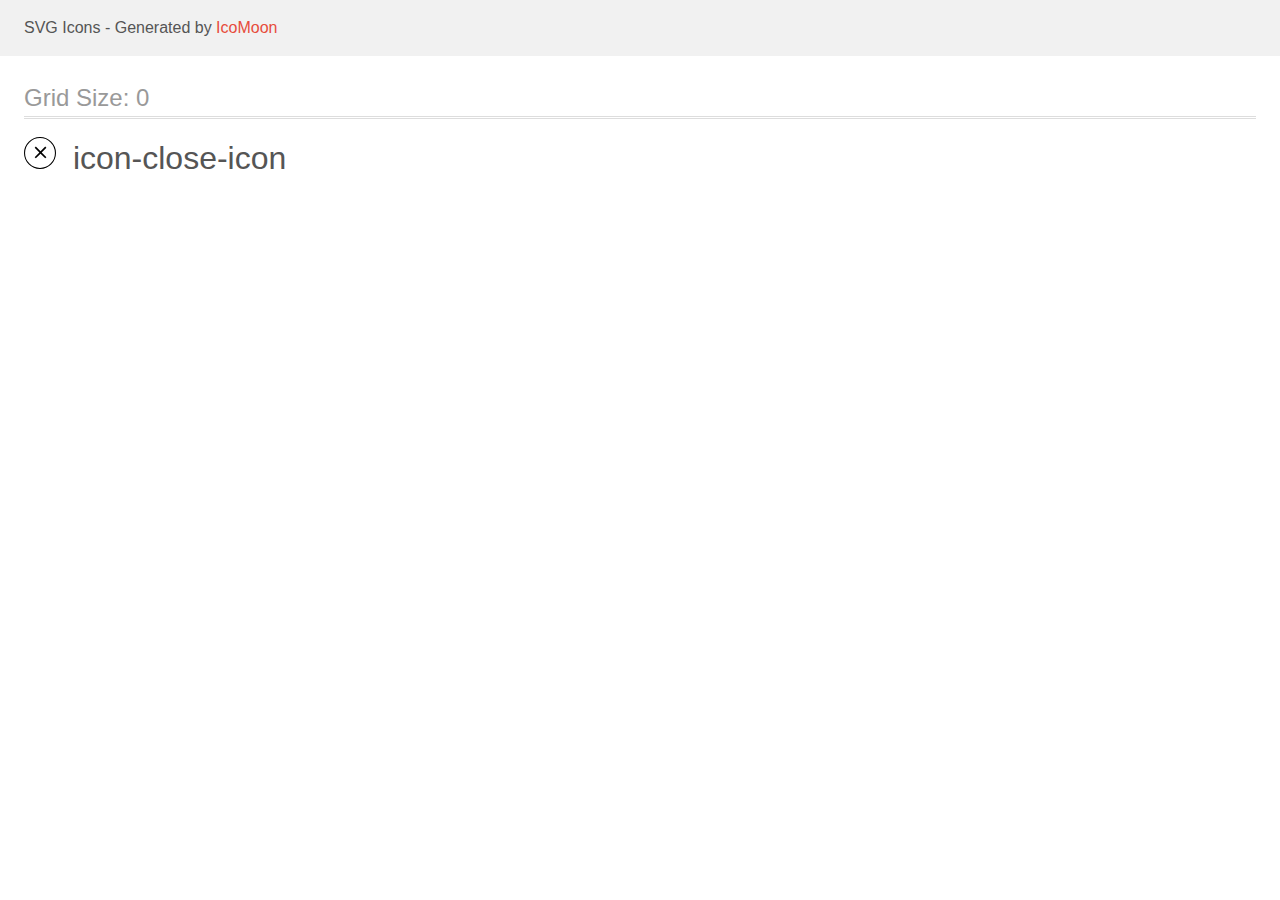
<file: images/icomoon1/demo.html>
<!doctype html>
<html>
<head>
    <title>IcoMoon - SVG Icons</title>
    <meta charset="utf-8">
    <meta name="viewport" content="width=device-width, initial-scale=1">
    <link rel="stylesheet" href="demo-files/demo.css">
    <link rel="stylesheet" href="style.css">
</head>
<body>
<svg aria-hidden="true" style="position: absolute; width: 0; height: 0; overflow: hidden;" version="1.1" xmlns="http://www.w3.org/2000/svg" xmlns:xlink="http://www.w3.org/1999/xlink">
<defs>
<symbol id="icon-close-icon" viewBox="0 0 32 32">
<path fill="#fff" style="fill: var(--color1, #fff)" d="M32 16c0 8.837-7.163 16-16 16s-16-7.163-16-16c0-8.837 7.163-16 16-16s16 7.163 16 16z"></path>
<path fill="none" stroke="#000" style="stroke: var(--color2, #000)" stroke-linejoin="miter" stroke-linecap="butt" stroke-miterlimit="4" stroke-width="1.0667" d="M31.467 16c0 8.542-6.925 15.467-15.467 15.467s-15.467-6.925-15.467-15.467c0-8.542 6.925-15.467 15.467-15.467s15.467 6.925 15.467 15.467z"></path>
<path fill="#000" style="fill: var(--color2, #000)" d="M22.4 10.782l-1.182-1.182-4.685 4.685-4.685-4.685-1.182 1.182 4.685 4.685-4.685 4.685 1.182 1.182 4.685-4.685 4.685 4.685 1.182-1.182-4.685-4.685 4.685-4.685z"></path>
</symbol>
</defs>
</svg>

<header class="bgc1 clearfix">
<div class="mhl">
    <p>SVG Icons - Generated by <a href="https://icomoon.io/app">IcoMoon</a></p>
</div>
</header>
    <div class="clearfix mhl ptl">
        <h1 class="mvm mtn fgc1">Grid Size: 0</h1>
        <div class="glyph fs1">
            <div class="clearfix pbs">
                <svg class="icon icon-close-icon"><use xlink:href="#icon-close-icon"></use></svg><span class="name"> icon-close-icon</span>
            </div>
        </div>
  </div>
<script defer src="svgxuse.js"></script>
</body>
</html>
</file>
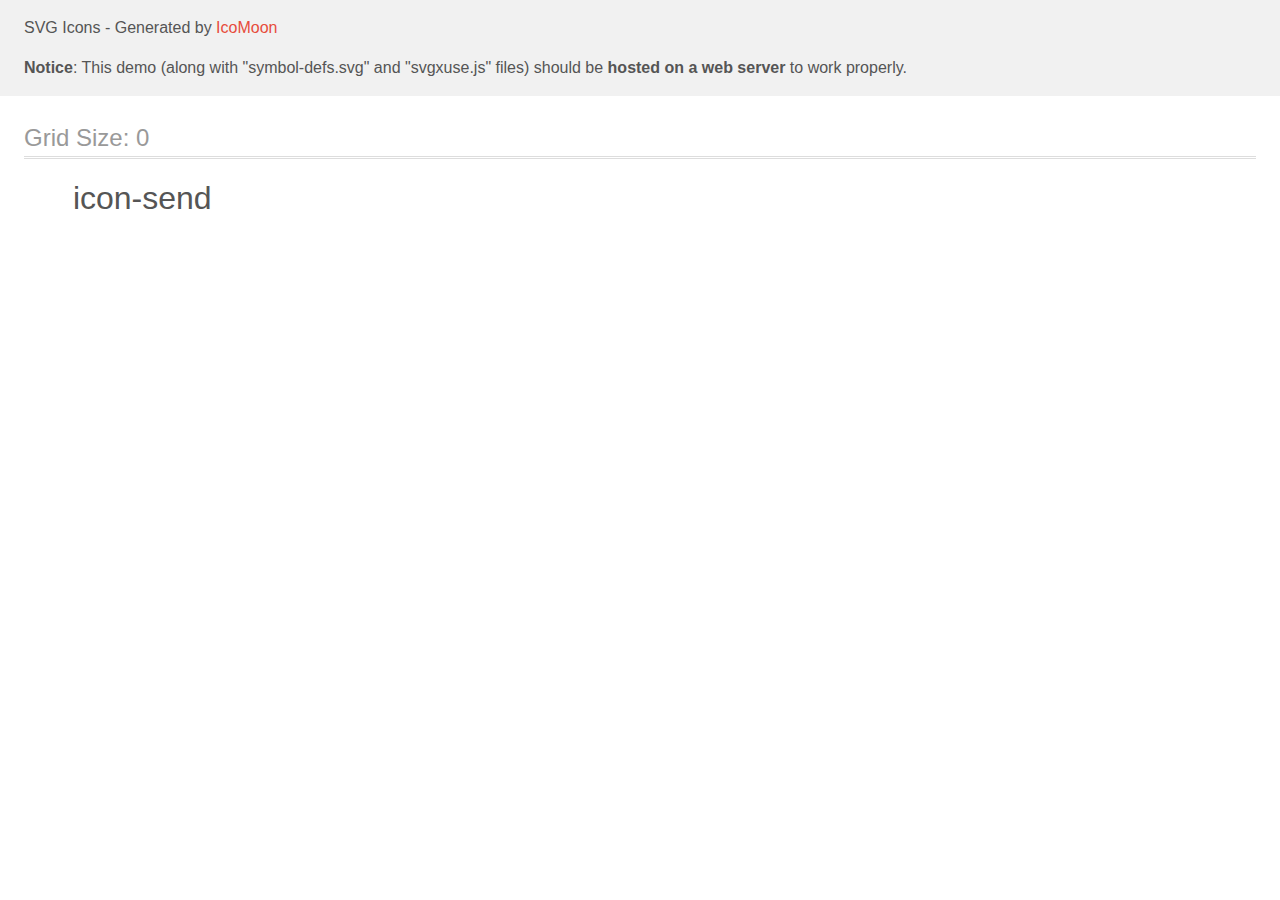
<file: images/Sprite3/demo-external-svg.html>
<!doctype html>
<html>
<head>
    <title>IcoMoon - SVG Icons</title>
    <meta charset="utf-8">
    <meta name="viewport" content="width=device-width, initial-scale=1">
    <link rel="stylesheet" href="demo-files/demo.css">
    <link rel="stylesheet" href="style.css">
</head>
<body>
<header class="bgc1 clearfix">
<div class="mhl">
    <p>SVG Icons - Generated by <a href="https://icomoon.io/app">IcoMoon</a></p><p><strong>Notice</strong>: This demo (along with "symbol-defs.svg" and "svgxuse.js" files) should be <b>hosted on a web server</b> to work properly.</p>
</div>
</header>
    <div class="clearfix mhl ptl">
        <h1 class="mvm mtn fgc1">Grid Size: 0</h1>
        <div class="glyph fs1">
            <div class="clearfix pbs">
                <svg class="icon icon-send"><use xlink:href="symbol-defs.svg#icon-send"></use></svg><span class="name"> icon-send</span>
            </div>
        </div>
  </div>
<script defer src="svgxuse.js"></script>
</body>
</html>
</file>
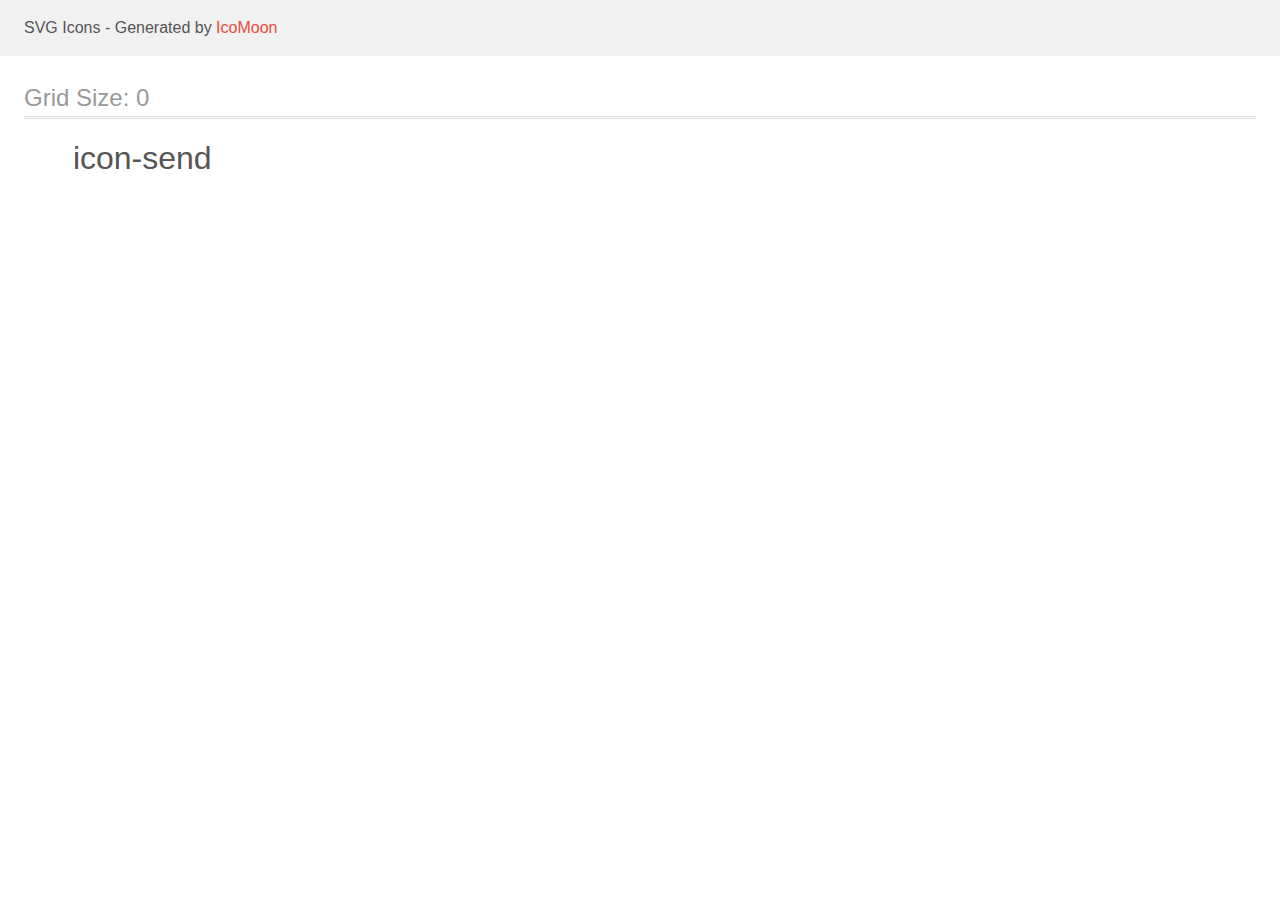
<file: images/Sprite3/demo.html>
<!doctype html>
<html>
<head>
    <title>IcoMoon - SVG Icons</title>
    <meta charset="utf-8">
    <meta name="viewport" content="width=device-width, initial-scale=1">
    <link rel="stylesheet" href="demo-files/demo.css">
    <link rel="stylesheet" href="style.css">
</head>
<body>
<svg aria-hidden="true" style="position: absolute; width: 0; height: 0; overflow: hidden;" version="1.1" xmlns="http://www.w3.org/2000/svg" xmlns:xlink="http://www.w3.org/1999/xlink">
<defs>
<symbol id="icon-send" viewBox="0 0 32 32">
<path fill="#fff" style="fill: var(--color1, #fff)" d="M32 0l-32 18 10.227 3.788 15.773-14.788-11.998 16.186 0.010 0.004-0.012-0.004v8.814l5.735-6.691 7.265 2.691 5-28z"></path>
</symbol>
</defs>
</svg>

<header class="bgc1 clearfix">
<div class="mhl">
    <p>SVG Icons - Generated by <a href="https://icomoon.io/app">IcoMoon</a></p>
</div>
</header>
    <div class="clearfix mhl ptl">
        <h1 class="mvm mtn fgc1">Grid Size: 0</h1>
        <div class="glyph fs1">
            <div class="clearfix pbs">
                <svg class="icon icon-send"><use xlink:href="#icon-send"></use></svg><span class="name"> icon-send</span>
            </div>
        </div>
  </div>
<script defer src="svgxuse.js"></script>
</body>
</html>
</file>
<file: css/styles.css>
:root {
  --text-color: #757575;
  --headers-color: #212121;
  --white-text-color: #ffffff;
  --accent-color: #2196f3;
  --background-color: #ffffff;
  --gray-background-color: #f5f4fa;
  --dark-background-color: #2f303a;
}

html {
  box-sizing: border-box;
}
*,
*::before,
*::after {
  box-sizing: inherit;
}

body {
  background-color: var(--background-color);
  color: var(--text-color);

  font-family: "Roboto", sans-serif;
  font-size: 14px;
  line-height: 1.71;
  letter-spacing: 0.03em;
}

img {
  display: block;
  max-width: 100%;
  height: auto;
}

h1,
h2,
h3,
p {
  margin-top: 0;
}

ul {
  margin: 0px;
  padding: 0px;
}

.visually-hidden {
  position: absolute !important;
  clip: rect(1px 1px 1px 1px);
  clip: rect(1px, 1px, 1px, 1px);
  padding: 0 !important;
  border: 0 !important;
  height: 1px !important;
  width: 1px !important;
  overflow: hidden;
}

.container {
  margin-left: auto;
  margin-right: auto;
  width: 1200px;
  padding-left: 15px;
  padding-right: 15px;
}

/* Убираем маркеры у списков */
.list {
  list-style-type: none;
}

/* Убираем подчеркивания у ссылок */
.link {
  text-decoration: none;
}

.logo {
  margin-right: 93px;

  color: var(--accent-color);

  font-family: "Raleway", sans-serif;
  font-weight: 700;
  font-size: 26px;
  line-height: 1.19;
  letter-spacing: 0.03em;
}

.logo-black {
  color: #000000;
}

.logo-white {
  color: var(--white-text-color);
}

.header-nav {
  display: flex;
  align-items: center;
  justify-content: space-between;
}

nav {
  display: flex;
  align-items: center;
}

/* Задаем списку с пунктами меню позиционирование */
.nav {
  display: flex;
}

nav .logo {
  padding-top: 24px;
  padding-bottom: 24px;
}

.nav .item:not(:last-child) {
  margin-right: 50px;
}

/* Оформление навигации */
.nav-item {
  position: relative;
  display: block;
  padding-top: 30px;
  padding-bottom: 30px;

  color: var(--headers-color);

  font-family: "Roboto", sans-serif;
  font-weight: 500;
  font-size: 14px;
  line-height: 16px;
  letter-spacing: 0.02em;

  transition-property: var(--headers-color);
  transition-duration: 250ms;
  transition-timing-function: cubic-bezier(0.4, 0, 0.2, 1);
}

.nav-item:hover {
  color: var(--accent-color);
}
.nav-item:focus {
  color: var(--accent-color);
}

/* Попытки сделать подчеркивание для ховера для навигации
.nav-item::after{
  position: absolute;
  left: 0;
  bottom: 0;
  content: '';
  display: block;
  width: 100%;
  height: 4px;
  background: #2196F3;
border-radius: 2px;
transform: scaleX(0);
transition-property: transform;
  transition-duration: 250ms;
  transition-timing-function: cubic-bezier(0.4, 0, 0.2, 1);

}

.nav-item:hover::after,
.nav-item:focus::after {
  transform: scalex(1);
} */


.current{
  color: var(--accent-color);
}

/* Делаем подчеркивание для активного пункта меню */
.current::after{
  position: absolute;
  left: 0;
  bottom: 0;
  content: '';
  display: block;
  margin: 0;
  width: 100%;
  height: 4px;
  background: #2196F3;
border-radius: 2px;

}


/* Задаем списку с контактами позиционирование */
.nav-contacts {
  display: flex;
}

.nav-contacts .item + .item {
  margin-left: 50px;
}

.nav-contacts-item {
  display: flex;
  align-items: center;
  padding-bottom: 30px;
  padding-top: 30px;

  color: var(--text-color);

  font-family: "Roboto", sans-serif;
  font-weight: 500;
  font-size: 14px;
  line-height: 1.14;
  letter-spacing: 0.02em;

  transition-property: var(--text-color);
  transition-duration: 250ms;
  transition-timing-function: cubic-bezier(0.4, 0, 0.2, 1);
}

.nav-contacts-item:hover {
  color: var(--accent-color);
  fill: var(--accent-color);
}

.nav-contacts-item:focus {
  color: var(--accent-color);
}

/* Стили для иконок svg, цвет и ховер */
.icon-email {
  width: 16px;
  height: 12px;
  margin-right: 10px;

  fill: currentColor;
}

.icon-email:hover,
.icon-phone:hover {
  fill: currentColor;
}

.icon-phone {
  width: 10px;
  height: 16px;
  margin-right: 10px;

  fill: currentColor;
}

.item p {
  margin-bottom: 0;
}

.hero {
  padding-top: 200px;
  padding-bottom: 200px;

  text-align: center;

  max-width: 1600px;
  height: 600px;
  margin-left: auto;
  margin-right: auto;

  background-color: var(--dark-background-color);
  background-image: linear-gradient(
      to right,
      rgba(47, 48, 58, 0.4),
      rgba(47, 48, 58, 0.4)
    ),
    url(../images/hero-image-min.jpg);
  background-repeat: no-repeat;
  background-position: center;
  background-size: cover;
}

.hero-title h1 {
  color: var(--white-text-color);

  font-weight: 900;
  font-size: 44px;
  line-height: 1.36;
  letter-spacing: 0.06em;
  text-transform: uppercase;
}

.hero-title {
  max-width: 696px;
  text-align: center;
  margin-left: auto;
  margin-right: auto;
  margin-bottom: 30px;
}

.hero-button {
  min-width: 200px;
  padding: 10px 32px;
  border-radius: 4px;
  display: inline-block;

  appearance: none;
  border: 0;
  color: var(--white-text-color);
  background-color: var(--accent-color);
  cursor: pointer;

  font-family: "Roboto", sans-serif;
  font-weight: 700;
  letter-spacing: 0.06em;
  line-height: 1.88;
  font-size: 16px;
}

.hero-button,
.hero-button:active,
.hero-button:focus {
  outline: none;
}

.features {
  padding-top: 94px;
  padding-bottom: 94px;
}

/* Позиционирование преимуществ */
.features-list {
  display: flex;
  justify-content: space-between;
}

.features-list .item {
  width: 270px;
}

.features-list .item::before {
  content: "";
  margin-bottom: 30px;
  display: block;
  height: 120px;
  background-color: #f5f4fa;
}

.features-list .details::before {
  background-image: url(../images/features-details.svg);
  background-size: fill;
  background-repeat: no-repeat;
  background-position: center;
}

.features-list .punctuality::before {
  background-image: url(../images/features-punctuality.svg);
  background-size: fill;
  background-repeat: no-repeat;
  background-position: center;
}

.features-list .planning::before {
  background-image: url(../images/features-planning.svg);
  background-size: fill;
  background-repeat: no-repeat;
  background-position: center;
}

.features-list .tech::before {
  background-image: url(../images/features-tech.svg);
  background-size: fill;
  background-repeat: no-repeat;
  background-position: center;
}

.features-title {
  margin-bottom: 10px;

  color: var(--headers-color);

  font-weight: 700;
  font-size: 14px;
  line-height: 1.14;
  letter-spacing: 0.03em;
  text-transform: uppercase;
}

.features p {
  margin-bottom: 0px;
}

.services {
  padding-bottom: 94px;
  text-align: center;
}

.services-list {
  display: flex;
  justify-content: space-between;
}
.services-title {
  margin-bottom: 50px;
  color: var(--headers-color);

  font-weight: 700;
  font-size: 36px;
  line-height: 1.17;
  letter-spacing: 0.03em;
}

.service-item-box {
  position: relative;
}

.service-title {
  position: absolute;
  display: flex;
  align-items: center;
  justify-content: center;
  bottom: 0;

  content: "";
  width: 100%;
  height: 70px;
  background-color: rgba(47, 48, 58, 0.8);
}
.service-title-p {
  margin: 0;
  font-family: Roboto;
  font-style: normal;
  font-weight: 700;
  font-size: 14px;
  line-height: 1.14px;
  letter-spacing: 0.03em;
  text-transform: uppercase;

  color: var(--white-text-color);
}

.team {
  padding-bottom: 94px;
  padding-top: 94px;

  text-align: center;
  background-color: var(--gray-background-color);
}

.team-list {
  display: flex;
}

.team-member {
  padding-bottom: 30px;
  width: 270px;
  margin-right: 30px;

  background-color: var(--white-text-color);

  box-shadow: 0px 1px 3px rgba(0, 0, 0, 0.12), 0px 1px 1px rgba(0, 0, 0, 0.14),
    0px 2px 1px rgba(0, 0, 0, 0.2);
  border-radius: 0px 0px 4px 4px;
}

.team-member:nth-child(4n) {
  margin-right: 0;
}

.team-title {
  margin-bottom: 50px;
  color: var(--headers-color);

  font-weight: 700;
  font-size: 36px;
  line-height: 1.17;
  letter-spacing: 0.03em;
}

.team-member-image {
  margin-bottom: 30px;
}

.team-member-name {
  margin-bottom: 10px;

  color: var(--headers-color);

  font-weight: 500;
  font-size: 16px;
  line-height: 1.19;
  letter-spacing: 0.03em;
}

.team-member p {
  margin-bottom: 0;
}

.team-members-list p {
  line-height: 1.19x;
}

.team-member-icons {
  display: flex;
  margin-top: 16px;
  padding-left: 32px;
  padding-right: 32px;
}

.team-member-icons .item:not(:last-child) {
  margin-right: 10px;
}

.team-icons-link {
  display: flex;
  justify-content: center;
  align-items: center;
  width: 44px;
  height: 44px;

  background-color: var(--background-color);
  border-radius: 50px;

  transition-property: var(--background-color), fill: #afb1b8;;
  transition-duration: 250ms;
  transition-timing-function: cubic-bezier(0.4, 0, 0.2, 1);
}

.team-icons-link:hover,
.team-icons-link:focus {
  background-color: var(--accent-color);
}

.team-icons-link:hover .team-icon-svg,
.team-icons-link:focus .team-icon-svg {
  fill: var(--white-text-color);
}

.team-icon-svg {
  width: 20px;
  height: 20px;
  fill: #afb1b8;
    transition-property: fill;
 transition-duration: 250ms;
  transition-timing-function: cubic-bezier(0.4, 0, 0.2, 1);
}

/* Секция Клиенты */
.clients {
  text-align: center;
  padding-top: 94px;
  padding-bottom: 94px;
}

.clients h2 {
  margin-bottom: 50px;
  color: var(--headers-color);

  font-weight: 700;
  font-size: 36px;
  line-height: 1.17;
  letter-spacing: 0.03em;
}
.clients-list {
  display: flex;
  margin-top: 50px;
}

.clients-item:not(:last-child) {
  margin-right: 30px;
}

.clients-item-link {
  display: flex;
  justify-content: center;
  align-items: center;

  width: 170px;
  height: 90px;
  border: 1px solid #afb1b8;
  border-radius: 4px;
transition-property: border;
 transition-duration: 250ms;
  transition-timing-function: cubic-bezier(0.4, 0, 0.2, 1);
  }

.logo1 {
  width: 44px;
  height: 49px;
  fill: #afb1b8;
  transition-property: fill;
 transition-duration: 250ms;
  transition-timing-function: cubic-bezier(0.4, 0, 0.2, 1);
}

.logo2 {
  width: 40px;
  height: 52px;
  fill: #afb1b8;
    transition-property: fill;
 transition-duration: 250ms;
  transition-timing-function: cubic-bezier(0.4, 0, 0.2, 1);
}

.logo3 {
  width: 41px;
  height: 42px;
  fill: #afb1b8;
    transition-property: fill;
 transition-duration: 250ms;
  transition-timing-function: cubic-bezier(0.4, 0, 0.2, 1);
}

.logo4 {
  width: 80px;
  height: 42px;
  fill: #afb1b8;
    transition-property: fill;
 transition-duration: 250ms;
  transition-timing-function: cubic-bezier(0.4, 0, 0.2, 1);
}

.logo5 {
  width: 59px;
  height: 47px;
  fill: #afb1b8;
    transition-property: fill;
 transition-duration: 250ms;
  transition-timing-function: cubic-bezier(0.4, 0, 0.2, 1);
}

.logo6 {
  width: 89px;
  height: 45px;
  fill: #afb1b8;
    transition-property: fill;
 transition-duration: 250ms;
  transition-timing-function: cubic-bezier(0.4, 0, 0.2, 1);
}

.clients-item-link:hover .logo1,
.clients-item-link:hover .logo2,
.clients-item-link:hover .logo3,
.clients-item-link:hover .logo4,
.clients-item-link:hover .logo5,
.clients-item-link:hover .logo6,
.clients-item-link:focus .logo1,
.clients-item-link:focus .logo2,
.clients-item-link:focus .logo3,
.clients-item-link:focus .logo4,
.clients-item-link:focus .logo5,
.clients-item-link:focus .logo6 {
  fill: var(--accent-color);
}

.clients-item-link:hover,
.clients-item-link:focus {
  border-color: var(--accent-color);
}

.footer-section {
  padding-top: 60px;
  padding-bottom: 60px;
  background-color: var(--dark-background-color);
}

.logo-white {
  margin-bottom: 20px;
}

.footer-all {
  display: flex;
}

.footer-address{
  margin-right: 68px;
}



.address p {
  margin-bottom: 9px;

  color: var(--white-text-color);
  font-size: 14px;
  line-height: 1.71;
  letter-spacing: 0.03em;
  font-style: normal;
}

.address-email {
  margin-bottom: 9px;
  color: var(--text-color);

  font-family: "Roboto", sans-serif;
  font-size: 14px;
  line-height: 1.71;
  letter-spacing: 0.03em;
  font-style: normal;

    transition-property: var(--text-color);
 transition-duration: 250ms;
  transition-timing-function: cubic-bezier(0.4, 0, 0.2, 1);
}

.address-email:hover {
  color: var(--accent-color);
}

.address-email:focus {
  color: var(--accent-color);
}

.address-phone {
  color: var(--text-color);

  font-family: "Roboto", sans-serif;
  font-size: 14px;
  line-height: 1.71;
  letter-spacing: 0.03em;
  font-style: normal;

  transition-property: var(--text-color);
 transition-duration: 250ms;
  transition-timing-function: cubic-bezier(0.4, 0, 0.2, 1);
}

.address-phone:hover {
  color: var(--accent-color);
}
.address-phone:focus {
  color: var(--accent-color);
}

.footer-social {
  padding-top: 10px;
  margin-right: 86px;
}

.footer-social p {
  font-style: normal;
  font-weight: bold;
  font-size: 14px;
  line-height: 16px;
  letter-spacing: 0.03em;
  text-transform: uppercase;
  color: var(--white-text-color);
}

.footer-social-link {
  display: flex;
  justify-content: center;
  align-items: center;
  width: 44px;
  height: 44px;

  background-color: rgba(255, 255, 255, 0.1);
  border-radius: 50px;

    transition-property: background-color;
 transition-duration: 250ms;
  transition-timing-function: cubic-bezier(0.4, 0, 0.2, 1);
}

.footer-social-list {
  display: flex;
}

.footer-social-list .item:not(:last-child) {
  margin-right: 10px;
}

.footer-social-link .footer-icon-svg {
  width: 20px;
  height: 20px;
  fill: var(--white-text-color);
}

.footer-social-link:hover,
.footer-social-link:focus {
  background-color: var(--accent-color);
}

.footer-subscribe{
  padding-top: 10px;
}

.footer-subscribe p{
  font-style: normal;
  font-weight: 700;
  font-size: 14px;
  line-height: 16px;
  letter-spacing: 0.03em;
  text-transform: uppercase;
  color: var(--white-text-color);
}

.subscribe-form{
  display: flex;
}

.subscribe-form input{
width: 358px;
margin-right: 12px;
padding: 15px 16px;
background-color: #2F303A;

color: rgba(255, 255, 255, 0.6);

border: 1px solid rgba(255, 255, 255, 0.3);

filter: drop-shadow(0px 4px 4px rgba(0, 0, 0, 0.15));
border-radius: 4px;
}

.subscribe-form input::placeholder{
  font-family: Roboto;
  

font-size: 16px;
line-height: 1.25;

letter-spacing: 0.03em;

color: rgba(255, 255, 255, 0.6);

}

.button-subscribe{
  display:flex;
  align-items: center;
padding: 10px 29px;

  appearance: none;
border: 0;
cursor: pointer;

background: var(--accent-color);
box-shadow: 0px 4px 4px rgba(0, 0, 0, 0.15);
border-radius: 4px;

font-family: Roboto;
font-weight: 700;
font-size: 16px;
line-height: 30px;


letter-spacing: 0.06em;

color: var(--white-text-color);
}

.icon-send{
  margin-left: 10px;
  width: 24px;
  height: 24px;
  fill: #ffffff;
}
/* СТИЛИ МОДАЛЬНОГО ОКНА */

.backdrop {
  position: fixed;
  top: 0;
  left: 0;
  width: 100%;
  height: 100%;
  background-color: rgba(0, 0, 0, 0.2);
}

.backdrop.is-hidden {
  opacity: 0;
  pointer-events: none;
}
.modal {
  position: absolute;
  top: 50%;
  left: 50%;
  transform: translate(-50%, -50%);
  width: 528px;
  height: 581px;
  padding-top: 40px;

  background-color: #fff;

  box-shadow: 0px 1px 3px rgba(0, 0, 0, 0.12), 0px 1px 1px rgba(0, 0, 0, 0.14), 0px 2px 1px rgba(0, 0, 0, 0.2);
border-radius: 4px;
}

.close-button {
  position: absolute;
  top: 8px;
  right: 8px;
  width: 30px;
  height: 30px;
  display: inline-block;
  padding: 0;

  appearance: none;
border: 1px solid rgba(0, 0, 0, 0.1);
border-radius: 50px;
  cursor: pointer;
  background-color: #fff;

  

    transition-property: fill;
 transition-duration: 250ms;
  transition-timing-function: cubic-bezier(0.4, 0, 0.2, 1);
}

.close-button svg {
  width: 11px;
  height: 11px;
fill: 000000;
}

.close-button:hover .close-icon,
.close-button:focus .close-icon{
  fill: var(--accent-color)
}



.close-button,
.close-button:active,
.close-button:focus {
  outline: none;
}


.form-copy{
  font-family: Roboto;
font-weight: 700;
font-size: 20px;
line-height: 23px;
text-align: center;
letter-spacing: 0.03em;

color: var(--headers-color);
}

.modal-form {
 width: 448px;
 margin-left: auto;
 margin-right: auto;
}

.form-field{
  display: flex;
  flex-direction: column;
 position: relative;
 }

 .form-field input{
   margin-bottom: 10px;
   
  padding-left: 42px;
  height: 40px;
    border: 1px solid rgba(33, 33, 33, 0.2);
border-radius: 4px;

transition-property: outline-color;
 transition-duration: 250ms;
  transition-timing-function: cubic-bezier(0.4, 0, 0.2, 1);

 }

 .form-input:focus + .form-icon {
  fill: var(--accent-color);
}

.form-input:focus{
  outline-color: var(--accent-color);
}

.form-icon{
  position: absolute;
  top: 40%;
  left: 15px;

  display: inline-block;
  width: 18px;
  height: 18px;

  fill: #000000;
  transition-property: fill;
 transition-duration: 250ms;
  transition-timing-function: cubic-bezier(0.4, 0, 0.2, 1);
}

 .form-field textarea{
   margin-bottom: 20px;
       resize: none;

  padding: 12px 16px;
  height: 120px;
   border: 1px solid rgba(33, 33, 33, 0.2);
border-radius: 4px;
transition-property: outline-color;
 transition-duration: 250ms;
  transition-timing-function: cubic-bezier(0.4, 0, 0.2, 1);

 }

 .form-field textarea:focus{
   outline-color: var(--accent-color);
 }

 .form-field textarea::placeholder{
   font-family: Roboto;
font-size: 12px;
line-height: 14px;
letter-spacing: 0.01em;

color: rgba(117, 117, 117, 0.5);

 }


.form-field label{
margin-bottom: 4px;

  font-family: Roboto;
font-style: normal;
font-size: 12px;
line-height: 14px;

letter-spacing: 0.01em;

color: var(--text-color);

}


.checkbox-icon{
  margin-right: 8px;
  display: inline-block;
  width: 15px;
  height: 15px;
 box-shadow: 0px 1px 3px rgba(0, 0, 0, 0.12), 0px 1px 1px rgba(0, 0, 0, 0.14), 0px 2px 1px rgba(0, 0, 0, 0.2);
border: 2px solid #212121;
 border-radius: 2px;
}

.checkbox{
  appearance: none;
  -webkit-appearance:none;
  -moz-appearance:none;
  position: absolute;
}

.checkbox:checked + .checkbox-icon {
  border-color: transparent;
  background-color: var(--accent-color);
  background-image: url('../images/check-icon.svg');
  background-size: contain;
  background-origin: border-box;
}

.form-accept {
 padding-left: 15px; 
}


.form-accept label{
  display: flex;
align-items: center;
  
  margin-bottom: 30px;
}

.form-accept label{
  font-family: Roboto;
font-size: 14px;
line-height: 24px

letter-spacing: 0.03em;

color: var(--text-color);

}

.checkbox-a{
  font-family: Roboto;
font-size: 14px;
line-height: 24px;


letter-spacing: 0.03em;

color: var(--accent-color);
}

.button-submit-div{
  display: flex;
  justify-content: center;
}

.button-submit{
margin-left: auto;
margin-right: auto;
padding: 10px 56px;


appearance: none;
border: 0;
cursor: pointer;

background: var(--accent-color);
box-shadow: 0px 4px 4px rgba(0, 0, 0, 0.15);
border-radius: 4px;

font-family: Roboto;
font-weight: 700;
font-size: 16px;
line-height: 30px;
letter-spacing: 0.06em;

color: var(--white-text-color);
}



/* СТИЛИ ДЛЯ СТРАНИЦЫ PORTFOLIO */

.header-border {
  border-bottom: 1px solid #ececec;
}

.portfolio-section {
  padding-bottom: 94px;
  padding-top: 94px;
}
.work-type {
  display: flex;
  justify-content: center;

  padding-bottom: 50px;
}

.work-type .item:not(:last-child) {
  margin-right: 8px;
}


.work-type-item {
  appearance: none;
  border: 0;
  border-radius: 4px;
  display: inline-block;
  padding: 6px 22px;

  color: var(--headers-color);
  background: var(--gray-background-color);

  font-family: "Roboto", sans-serif;
  font-weight: 500;
  font-size: 16px;
  line-height: 1.63;
  letter-spacing: 0.03em;

  border: none;
transition-property: background, color, box-shadow;
 transition-duration: 250ms;
  transition-timing-function: cubic-bezier(0.4, 0, 0.2, 1);
  
}

.work-type-item:hover {
  color: var(--white-text-color);
  background-color: var(--accent-color);
  box-shadow: 0px 3px 1px rgba(0, 0, 0, 0.1), 0px 1px 2px rgba(0, 0, 0, 0.08),
    0px 2px 2px rgba(0, 0, 0, 0.12);
}

.work-type-item:focus {
  color: var(--white-text-color);
  background-color: var(--accent-color);
  box-shadow: 0px 3px 1px rgba(0, 0, 0, 0.1), 0px 1px 2px rgba(0, 0, 0, 0.08),
    0px 2px 2px rgba(0, 0, 0, 0.12);
}

.works-list {
  display: flex;
  flex-wrap: wrap;
}

.works-item {
  width: 370px;
  margin-right: 30px;
  margin-bottom: 30px;
}

.works-item:hover {
  box-shadow: 0px 1px 1px rgba(0, 0, 0, 0.12), 0px 4px 4px rgba(0, 0, 0, 0.06),
    1px 4px 6px rgba(0, 0, 0, 0.16);
}

.works-item-copy {
  border-bottom: 1px solid #eeeeee;
  border-right: 1px solid #eeeeee;
  border-left: 1px solid #eeeeee;
}

.works-item:nth-last-child(-n + 3) {
  margin-bottom: 0;
}

.works-item:nth-child(3n) {
  margin-right: 0px;
}

/* Прозрачный анимированный фон */
/* .works-item-image-box {
  position: relative;
}

.works-item-image-box::before {
  position: absolute;
  content: "";
  width: 100%;
  height: 100%;
  background-color: rgba(33, 150, 243, 0.9);
  opacity: 0;
 
} */


.works-item-image-box{
position: relative;
display: flex;
overflow:hidden;
}

.works-item-overlay{
  position: absolute;
  bottom: 0;
  left: 0;
  width: 100%;
  height: 100%;
  background-color: rgba(33, 150, 243, 0.9);
  opacity: 0;
  transform: translateY(100%);
transition-property: transform;
 transition-duration: 250ms;
  transition-timing-function: cubic-bezier(0.4, 0, 0.2, 1);
}

.works-item-link:hover .works-item-overlay,
  .works-item-link:focus .works-item-overlay{
  transform: translateY(0);
  opacity: 1;
}

.works-item-image-copy {
  position: absolute;
  top: 0;
  left: 0;

  padding-left: 24px;
  padding-right: 24px;
  padding-top: 64px;
  margin-bottom: 0;

  font-family: Roboto;
  font-style: normal;
  font-weight: normal;
  font-size: 18px;
  line-height: 1.55;
  letter-spacing: 0.03em;

  color: var(--white-text-color);
  
}

/* .works-item-link:hover .works-item-image-box::before {
  opacity: 1;
}
.works-item-link:hover .works-item-image-copy {
  opacity: 1;
} */

.works-item-title {
  margin-bottom: 4px;
  color: var(--headers-color);

  font-size: 18px;
  line-height: 2;
  letter-spacing: 0.06em;
}

.works-item-copy {
  width: 370px;
  padding: 20px 24px;
}

.works-item-p {
  margin-bottom: 0px;
  color: var(--text-color);
}

.works-list a {
  font-family: "Roboto", sans-serif;
}
</file>
<file: icomoon/demo-files/demo.css>
body {
  padding: 0;
  margin: 0;
  font-family: sans-serif;
  font-size: 1em;
  line-height: 1.5;
  color: #555;
  background: #fff;
}
h1 {
  font-size: 1.5em;
  font-weight: normal;
  box-shadow: 0 1px #ddd, 0 2px #fff, 0 3px #ddd;
}
small {
  font-size: .66666667em;
}
a {
  color: #e74c3c;
  text-decoration: none;
}
a:hover, a:focus {
  box-shadow: 0 1px #e74c3c;
}
.bshadow0, input {
  box-shadow: inset 0 -2px #e7e7e7;
}
input:hover {
  box-shadow: inset 0 -2px #ccc;
}
input, fieldset {
  font-size: 1em;
  margin: 0;
  padding: 0;
  border: 0;
}
input {
  color: inherit;
  line-height: 1.5;
  height: 1.5em;
  padding: .25em 0;
}
input:focus {
  outline: none;
  box-shadow: inset 0 -2px #449fdb;
}
.glyph {
  font-size: 16px;
  margin-right: 1.5em;
  float: left;
  width: 17em;
}
svg {
  color: #000;
}
.liga {
  width: 80%;
  width: calc(100% - 2.5em);
}
.talign-right {
  text-align: right;
}
.talign-center {
  text-align: center;
}
.bgc1 {
  background: #f1f1f1;
}
.fgc0 {
  color: #000;
}
.fgc1 {
  color: #999;
}
p {
  margin-top: 1em;
  margin-bottom: 1em;
}
.mvm {
  margin-top: .75em;
  margin-bottom: .75em;
}
.mtn {
  margin-top: 0;
}
.mtl, .mal {
  margin-top: 1.5em;
}
.mbl, .mal {
  margin-bottom: 1.5em;
}
.mal, .mhl {
  margin-left: 1.5em;
  margin-right: 1.5em;
}
.mhmm {
  margin-left: 1em;
  margin-right: 1em;
}
.ptl {
  padding-top: 1.5em;
}
.pbs, .pvs {
  padding-bottom: .25em;
}
.pvs, .pts {
  padding-top: .25em;
}
.unit {
  float: left;
}
.unitRight {
  float: right;
}
.size1of2 {
  width: 50%;
}
.size1of1 {
  width: 100%;
}
.clearfix:before, .clearfix:after {
  content: " ";
  display: table;
}
.clearfix:after {
  clear: both;
}
.hidden-true {
  display: none;
}
.textbox0 {
  width: 3em;
  background: #f1f1f1;
  padding: .25em .5em;
  line-height: 1.5;
  height: 1.5em;
}
.fs0 {
  font-size: 16px;
}
.fs1 {
  font-size: 32px;
}
.name {
  margin-left: .25em;
}
</file>
<file: icomoon/style.css>
.icon {
  display: inline-block;
  width: 1em;
  height: 1em;
  stroke-width: 0;
  stroke: currentColor;
  fill: currentColor;
}

/* ==========================================
Single-colored icons can be modified like so:
.name {
  font-size: 32px;
  color: red;
}
========================================== */

.check-icon {
  width: 1.06640625em;
}

.mail-icon {
  width: 1.3330078125em;
}
</file>
<file: images/icomoon/demo-files/demo.css>
body {
  padding: 0;
  margin: 0;
  font-family: sans-serif;
  font-size: 1em;
  line-height: 1.5;
  color: #555;
  background: #fff;
}
h1 {
  font-size: 1.5em;
  font-weight: normal;
  box-shadow: 0 1px #ddd, 0 2px #fff, 0 3px #ddd;
}
small {
  font-size: .66666667em;
}
a {
  color: #e74c3c;
  text-decoration: none;
}
a:hover, a:focus {
  box-shadow: 0 1px #e74c3c;
}
.bshadow0, input {
  box-shadow: inset 0 -2px #e7e7e7;
}
input:hover {
  box-shadow: inset 0 -2px #ccc;
}
input, fieldset {
  font-size: 1em;
  margin: 0;
  padding: 0;
  border: 0;
}
input {
  color: inherit;
  line-height: 1.5;
  height: 1.5em;
  padding: .25em 0;
}
input:focus {
  outline: none;
  box-shadow: inset 0 -2px #449fdb;
}
.glyph {
  font-size: 16px;
  margin-right: 1.5em;
  float: left;
  width: 6em;
}
svg {
  color: #000;
}
.liga {
  width: 80%;
  width: calc(100% - 2.5em);
}
.talign-right {
  text-align: right;
}
.talign-center {
  text-align: center;
}
.bgc1 {
  background: #f1f1f1;
}
.fgc0 {
  color: #000;
}
.fgc1 {
  color: #999;
}
p {
  margin-top: 1em;
  margin-bottom: 1em;
}
.mvm {
  margin-top: .75em;
  margin-bottom: .75em;
}
.mtn {
  margin-top: 0;
}
.mtl, .mal {
  margin-top: 1.5em;
}
.mbl, .mal {
  margin-bottom: 1.5em;
}
.mal, .mhl {
  margin-left: 1.5em;
  margin-right: 1.5em;
}
.mhmm {
  margin-left: 1em;
  margin-right: 1em;
}
.ptl {
  padding-top: 1.5em;
}
.pbs, .pvs {
  padding-bottom: .25em;
}
.pvs, .pts {
  padding-top: .25em;
}
.unit {
  float: left;
}
.unitRight {
  float: right;
}
.size1of2 {
  width: 50%;
}
.size1of1 {
  width: 100%;
}
.clearfix:before, .clearfix:after {
  content: " ";
  display: table;
}
.clearfix:after {
  clear: both;
}
.hidden-true {
  display: none;
}
.textbox0 {
  width: 3em;
  background: #f1f1f1;
  padding: .25em .5em;
  line-height: 1.5;
  height: 1.5em;
}
.fs0 {
  font-size: 16px;
}
.fs1 {
  font-size: 32px;
}
.name {
  font-size: 0.5em;
  margin-left: 1em;
}
</file>
<file: images/icomoon/style.css>
.icon {
  display: inline-block;
  width: 1em;
  height: 1em;
  stroke-width: 0;
  stroke: currentColor;
  fill: currentColor;
}

/* ==========================================
Single-colored icons can be modified like so:
.icon-name {
  font-size: 32px;
  color: red;
}
========================================== */

.icon-icon-email {
  width: 1.3330078125em;
}

.icon-icon-phone {
  width: 0.625em;
}

.icon-logo1 {
  width: 0.900390625em;
}

.icon-logo2 {
  width: 0.76953125em;
}

.icon-logo3 {
  width: 0.953125em;
}

.icon-logo4 {
  width: 1.8603515625em;
}

.icon-logo5 {
  width: 1.2548828125em;
}

.icon-logo6 {
  width: 1.9345703125em;
}
</file>
<file: images/icomoon1/demo-files/demo.css>
body {
  padding: 0;
  margin: 0;
  font-family: sans-serif;
  font-size: 1em;
  line-height: 1.5;
  color: #555;
  background: #fff;
}
h1 {
  font-size: 1.5em;
  font-weight: normal;
  box-shadow: 0 1px #ddd, 0 2px #fff, 0 3px #ddd;
}
small {
  font-size: .66666667em;
}
a {
  color: #e74c3c;
  text-decoration: none;
}
a:hover, a:focus {
  box-shadow: 0 1px #e74c3c;
}
.bshadow0, input {
  box-shadow: inset 0 -2px #e7e7e7;
}
input:hover {
  box-shadow: inset 0 -2px #ccc;
}
input, fieldset {
  font-size: 1em;
  margin: 0;
  padding: 0;
  border: 0;
}
input {
  color: inherit;
  line-height: 1.5;
  height: 1.5em;
  padding: .25em 0;
}
input:focus {
  outline: none;
  box-shadow: inset 0 -2px #449fdb;
}
.glyph {
  font-size: 16px;
  margin-right: 1.5em;
  float: left;
  width: 17em;
}
svg {
  color: #000;
}
.liga {
  width: 80%;
  width: calc(100% - 2.5em);
}
.talign-right {
  text-align: right;
}
.talign-center {
  text-align: center;
}
.bgc1 {
  background: #f1f1f1;
}
.fgc0 {
  color: #000;
}
.fgc1 {
  color: #999;
}
p {
  margin-top: 1em;
  margin-bottom: 1em;
}
.mvm {
  margin-top: .75em;
  margin-bottom: .75em;
}
.mtn {
  margin-top: 0;
}
.mtl, .mal {
  margin-top: 1.5em;
}
.mbl, .mal {
  margin-bottom: 1.5em;
}
.mal, .mhl {
  margin-left: 1.5em;
  margin-right: 1.5em;
}
.mhmm {
  margin-left: 1em;
  margin-right: 1em;
}
.ptl {
  padding-top: 1.5em;
}
.pbs, .pvs {
  padding-bottom: .25em;
}
.pvs, .pts {
  padding-top: .25em;
}
.unit {
  float: left;
}
.unitRight {
  float: right;
}
.size1of2 {
  width: 50%;
}
.size1of1 {
  width: 100%;
}
.clearfix:before, .clearfix:after {
  content: " ";
  display: table;
}
.clearfix:after {
  clear: both;
}
.hidden-true {
  display: none;
}
.textbox0 {
  width: 3em;
  background: #f1f1f1;
  padding: .25em .5em;
  line-height: 1.5;
  height: 1.5em;
}
.fs0 {
  font-size: 16px;
}
.fs1 {
  font-size: 32px;
}
.name {
  margin-left: .25em;
}
</file>
<file: images/icomoon1/style.css>
.icon {
  display: inline-block;
  width: 1em;
  height: 1em;
  stroke-width: 0;
  stroke: currentColor;
  fill: currentColor;
}

/* ==========================================
Single-colored icons can be modified like so:
.icon-name {
  font-size: 32px;
  color: red;
}
========================================== */
</file>
<file: images/Sprite3/demo-files/demo.css>
body {
  padding: 0;
  margin: 0;
  font-family: sans-serif;
  font-size: 1em;
  line-height: 1.5;
  color: #555;
  background: #fff;
}
h1 {
  font-size: 1.5em;
  font-weight: normal;
  box-shadow: 0 1px #ddd, 0 2px #fff, 0 3px #ddd;
}
small {
  font-size: .66666667em;
}
a {
  color: #e74c3c;
  text-decoration: none;
}
a:hover, a:focus {
  box-shadow: 0 1px #e74c3c;
}
.bshadow0, input {
  box-shadow: inset 0 -2px #e7e7e7;
}
input:hover {
  box-shadow: inset 0 -2px #ccc;
}
input, fieldset {
  font-size: 1em;
  margin: 0;
  padding: 0;
  border: 0;
}
input {
  color: inherit;
  line-height: 1.5;
  height: 1.5em;
  padding: .25em 0;
}
input:focus {
  outline: none;
  box-shadow: inset 0 -2px #449fdb;
}
.glyph {
  font-size: 16px;
  margin-right: 1.5em;
  float: left;
  width: 17em;
}
svg {
  color: #000;
}
.liga {
  width: 80%;
  width: calc(100% - 2.5em);
}
.talign-right {
  text-align: right;
}
.talign-center {
  text-align: center;
}
.bgc1 {
  background: #f1f1f1;
}
.fgc0 {
  color: #000;
}
.fgc1 {
  color: #999;
}
p {
  margin-top: 1em;
  margin-bottom: 1em;
}
.mvm {
  margin-top: .75em;
  margin-bottom: .75em;
}
.mtn {
  margin-top: 0;
}
.mtl, .mal {
  margin-top: 1.5em;
}
.mbl, .mal {
  margin-bottom: 1.5em;
}
.mal, .mhl {
  margin-left: 1.5em;
  margin-right: 1.5em;
}
.mhmm {
  margin-left: 1em;
  margin-right: 1em;
}
.ptl {
  padding-top: 1.5em;
}
.pbs, .pvs {
  padding-bottom: .25em;
}
.pvs, .pts {
  padding-top: .25em;
}
.unit {
  float: left;
}
.unitRight {
  float: right;
}
.size1of2 {
  width: 50%;
}
.size1of1 {
  width: 100%;
}
.clearfix:before, .clearfix:after {
  content: " ";
  display: table;
}
.clearfix:after {
  clear: both;
}
.hidden-true {
  display: none;
}
.textbox0 {
  width: 3em;
  background: #f1f1f1;
  padding: .25em .5em;
  line-height: 1.5;
  height: 1.5em;
}
.fs0 {
  font-size: 16px;
}
.fs1 {
  font-size: 32px;
}
.name {
  margin-left: .25em;
}
</file>
<file: images/Sprite3/style.css>
.icon {
  display: inline-block;
  width: 1em;
  height: 1em;
  stroke-width: 0;
  stroke: currentColor;
  fill: currentColor;
}

/* ==========================================
Single-colored icons can be modified like so:
.name {
  font-size: 32px;
  color: red;
}
========================================== */
</file>
